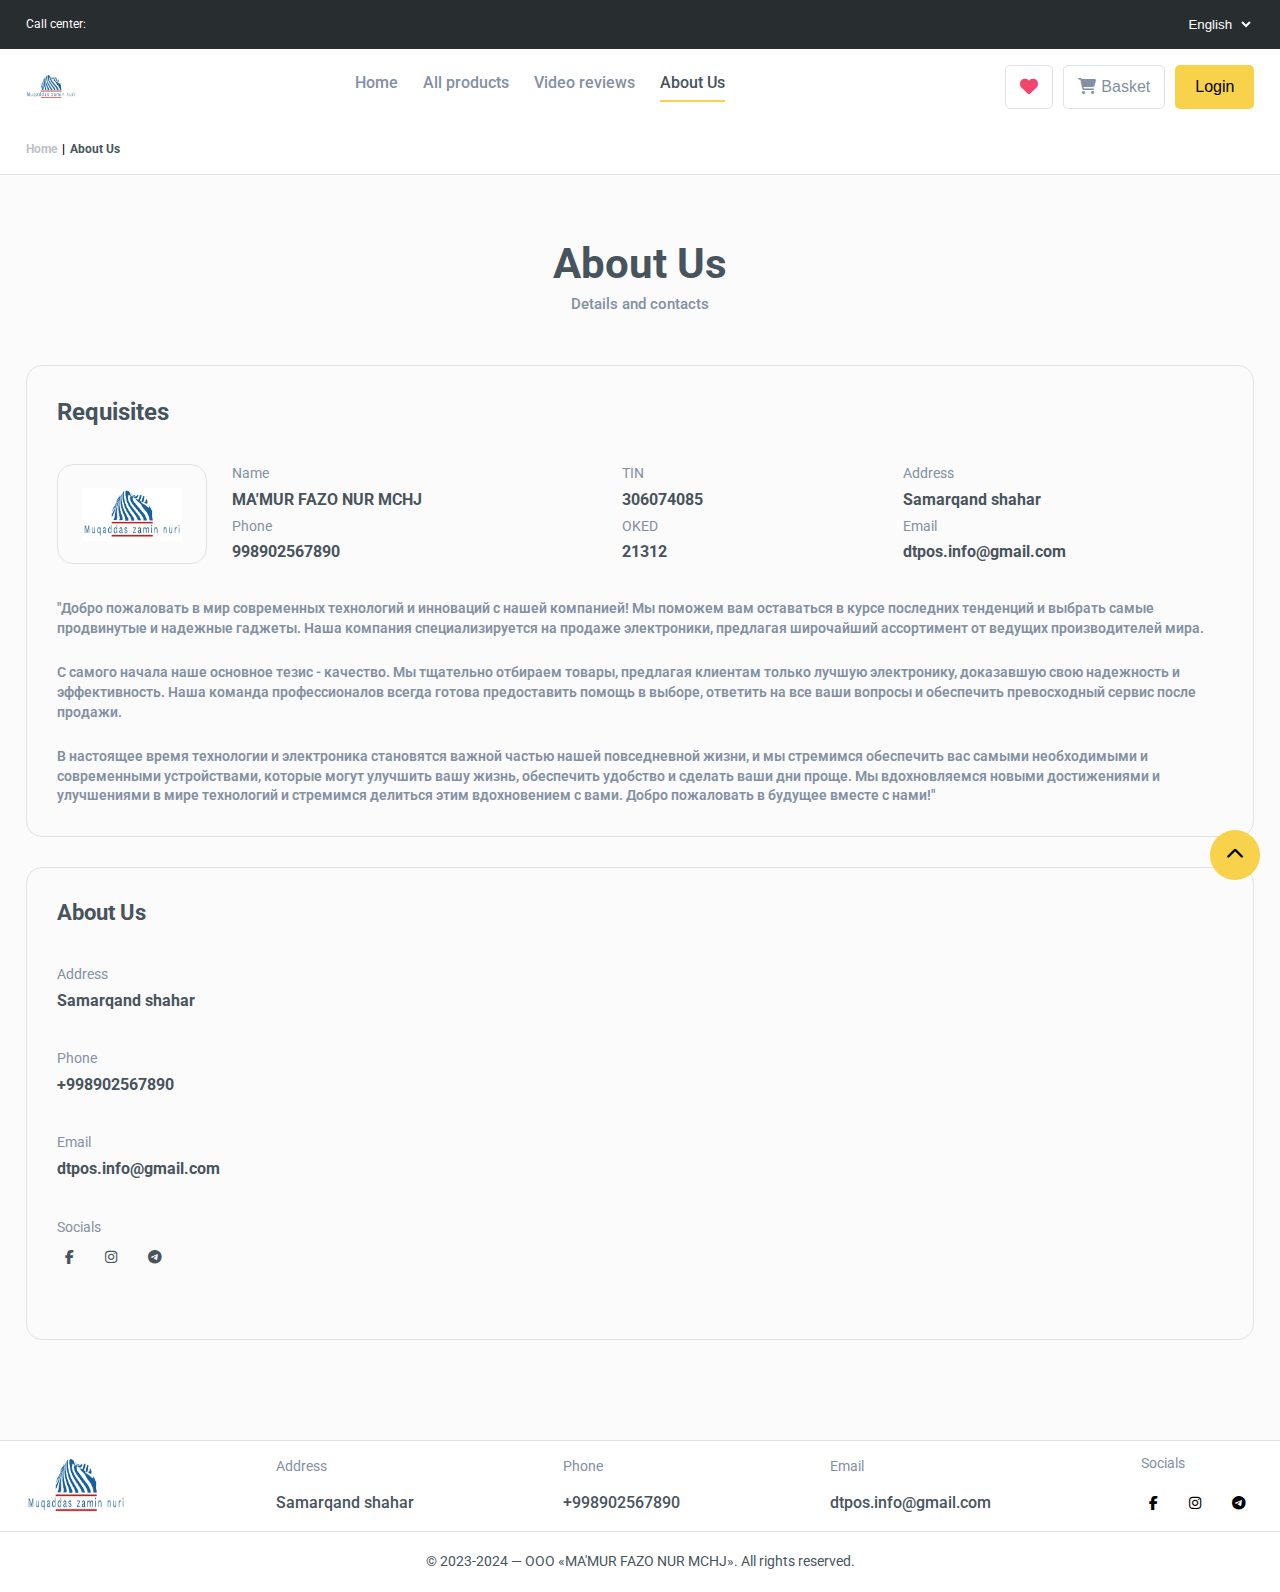
<file: about.html>
<!DOCTYPE html>
<html lang="en">
  <head>
    <meta charset="UTF-8" />
    <meta name="viewport" content="width=device-width, initial-scale=1.0" />
    <link rel="stylesheet" href="home.css" />
    <link
      rel="stylesheet"
      href="https://cdnjs.cloudflare.com/ajax/libs/font-awesome/6.4.2/css/all.min.css"
    />
    <script src="script.js"></script>
    <title>DT Market</title>
  </head>
  <body>
    <!-- HEADERRRRRRRRRRRRRRRRRRRRRRRRRRRRRRRRRRRRRRRRRRRRRRRRRRR -->
    <div id="main">
      <!-- First -->
      <div id="first">
        <div class="first-wrap">
          <h4>Call center:</h4>
          <select name="Language" id="lang">
            <option value="uzb">O'zbek</option>
            <option value="eng" selected>English</option>
            <option value="rus">Русский</option>
          </select>
        </div>
      </div>

      <!-- Second -->
      <div id="second">
        <div class="second-wrap">
          <img src="./public/dt.png" alt="Logo" onclick="home()" class="logo" />
          <!-- Big navbar -->
          <nav class="links">
            <a href="/home.html" class="othera">Home</a>
            <a href="/products.html" class="othera">All products</a>
            <a href="/videos.html" class="othera">Video reviews</a>
            <a href="/about.html" class="thisa">About Us</a>
          </nav>
          <div class="buttons">
            <button type="button" class="likeButton" onclick="favourites()">
              <i
                class="fa-solid fa-heart"
                style="color: #f1456e; font-size: 18px"
              ></i>
            </button>
            <button type="button" class="basket" onclick="basket()">
              <i class="fa-solid fa-cart-shopping" style="margin-right: 5px"></i
              >Basket
            </button>
            <button type="button" class="loginbtn">Login</button>
            <i class="fa-regular fa-circle-user"></i>
            <svg
              id="bar"
              class="ham hamRotate ham1 fa-bars"
              viewBox="0 0 100 100"
              width="40"
              onclick="this.classList.toggle('active')"
            >
              <path
                class="line top"
                d="m 30,33 h 40 c 0,0 9.044436,-0.654587 9.044436,-8.508902 0,-7.854315 -8.024349,-11.958003 -14.89975,-10.85914 -6.875401,1.098863 -13.637059,4.171617 -13.637059,16.368042 v 40"
              />
              <path class="line middle" d="m 30,50 h 40" />
              <path
                class="line bottom"
                d="m 30,67 h 40 c 12.796276,0 15.357889,-11.717785 15.357889,-26.851538 0,-15.133752 -4.786586,-27.274118 -16.667516,-27.274118 -11.88093,0 -18.499247,6.994427 -18.435284,17.125656 l 0.252538,40"
              />
            </svg>
          </div>
        </div>
      </div>

      <!-- Hiding menu -->
      <div class="hiding_menu" style="display: none" id="hide">
        <a href="/home.html" class="othera mini">Home</a>
        <a href="/products.html" class="othera mini">All products</a>
        <a href="/videos.html" class="othera">Video reviews</a>
        <a href="/about.html" class="thisa">About Us</a>
      </div>

      <!-- Hiding bottom menu -->
      <div class="bottom_menu">
        <div onclick="home()" style="cursor: pointer">
          <a><i class="fa-solid fa-house othera"></i>Home</a>
        </div>
        <div onclick="products()" style="cursor: pointer">
          <a><i class="fa-solid fa-box othera"></i>Products</a>
        </div>
        <div onclick="favourites()" style="cursor: pointer">
          <a><i class="fa-regular fa-heart othera"></i>Favourites</a>
        </div>
        <div onclick="basket()" style="cursor: pointer">
          <a><i class="fa-solid fa-cart-shopping othera"></i>Basket</a>
        </div>
      </div>

      <div id="third">
        <div class="third-wrap">
          <h1>
            <a href="/home.html" class="home">Home</a> |
            <a href="/about.html" class="allproducts">About Us</a>
          </h1>
        </div>
      </div>
    </div>
    <div class="container-wrapper">
      <div class="title">
        <h1>About Us</h1>
        <h4>Details and contacts</h4>
      </div>
      <div class="about_wrapper">
        <div class="requisites">
          <div class="first">
            <h2>Requisites</h2>
          </div>
          <div class="req_second">
            <div class="req_logo">
              <img src="./public/dt.png" class="logo" />
            </div>
            <div class="req_second_wrap">
              <div class="req_second_item">
                <div class="element">
                  <h4>Name</h4>
                  <h3>MA'MUR FAZO NUR MCHJ</h3>
                </div>
                <div class="element">
                  <h4>Phone</h4>
                  <h3>998902567890</h3>
                </div>
              </div>
              <div class="req_second_item">
                <div class="element">
                  <h4>TIN</h4>
                  <h3>306074085</h3>
                </div>
                <div class="element">
                  <h4>OKED</h4>
                  <h3>21312</h3>
                </div>
              </div>
              <div class="req_second_item">
                <div class="element">
                  <h4>Address</h4>
                  <h3>Samarqand shahar</h3>
                </div>
                <div class="element">
                  <h4>Email</h4>
                  <h3>dtpos.info@gmail.com</h3>
                </div>
              </div>
            </div>
          </div>
          <div class="req_third">
            <p>
              "Добро пожаловать в мир современных технологий и инноваций с нашей
              компанией! Мы поможем вам оставаться в курсе последних тенденций и
              выбрать самые продвинутые и надежные гаджеты. Наша компания
              специализируется на продаже электроники, предлагая широчайший
              ассортимент от ведущих производителей мира.
            </p>
            <p>
              С самого начала наше основное тезис - качество. Мы тщательно
              отбираем товары, предлагая клиентам только лучшую электронику,
              доказавшую свою надежность и эффективность. Наша команда
              профессионалов всегда готова предоставить помощь в выборе,
              ответить на все ваши вопросы и обеспечить превосходный сервис
              после продажи.
            </p>
            <p>
              В настоящее время технологии и электроника становятся важной
              частью нашей повседневной жизни, и мы стремимся обеспечить вас
              самыми необходимыми и современными устройствами, которые могут
              улучшить вашу жизнь, обеспечить удобство и сделать ваши дни проще.
              Мы вдохновляемся новыми достижениями и улучшениями в мире
              технологий и стремимся делиться этим вдохновением с вами. Добро
              пожаловать в будущее вместе с нами!"
            </p>
          </div>
        </div>
        <div class="about">
          <div class="first_about">
            <h2>About Us</h2>
          </div>
          <div class="second">
            <div class="second_item">
              <div class="element">
                <h4>Address</h4>
                <h3>Samarqand shahar</h3>
              </div>
              <div class="element">
                <h4>Phone</h4>
                <h3>+998902567890</h3>
              </div>
              <div class="element">
                <h4>Email</h4>
                <h3>dtpos.info@gmail.com</h3>
              </div>
              <div class="element">
                <h4>Socials</h4>
                <div class="socials">
                  <i class="fa-brands fa-facebook-f"></i>
                  <i class="fa-brands fa-instagram"></i>
                  <i class="fa-brands fa-telegram"></i>
                </div>
              </div>
            </div>
            <iframe
              src="https://www.google.com/maps/embed?pb=!1m14!1m12!1m3!1d20716.12828351438!2d69.30925893113913!3d41.31540582197421!2m3!1f0!2f0!3f0!3m2!1i1024!2i768!4f13.1!5e0!3m2!1sru!2s!4v1713935314981!5m2!1sru!2s"
              width="560"
              height="380"
              style="border: 0; border-radius: 1rem"
              allowfullscreen=""
              loading="lazy"
              referrerpolicy="no-referrer-when-downgrade"
            ></iframe>
          </div>
        </div>
      </div>
    </div>
    <!-- FOOOOOOOOOOTEERRRRRRRRRRRRRRRRRRRR -->
    <div class="foot">
      <div id="footer">
        <!-- First -->
        <div id="first">
          <div class="first-wrap">
            <img
              src="/public/dt.png"
              alt="Logo"
              onclick="home()"
              style="width: 100px; height: 60px"
            />

            <!-- Address -->
            <div class="f-div">
              <h2>Address</h2>
              <h1>Samarqand shahar</h1>
            </div>

            <!-- Phone -->
            <div class="f-div">
              <h2>Phone</h2>
              <h1>+998902567890</h1>
            </div>

            <!-- Email -->
            <div class="f-div">
              <h2>Email</h2>
              <h1>dtpos.info@gmail.com</h1>
            </div>

            <!-- Socials -->
            <div class="f-div">
              <h2>Socials</h2>
              <div class="socials">
                <i class="fa-brands fa-facebook-f"></i>
                <i class="fa-brands fa-instagram"></i>
                <i class="fa-brands fa-telegram"></i>
              </div>
            </div>
          </div>
        </div>

        <!-- Second -->
        <div id="second">
          <h1>
            © 2023-2024 — OOO «MA'MUR FAZO NUR MCHJ». All rights reserved.
          </h1>
        </div>
      </div>
    </div>

    <a id="back-to-top" href="#top"><i class="fa-solid fa-chevron-up"></i></a>
    <!-- LOADING -->
    <div class="loading" id="loading">
      <img src="public/loading.svg" alt="Loading..." />
    </div>
  </body>
</html>
</file>
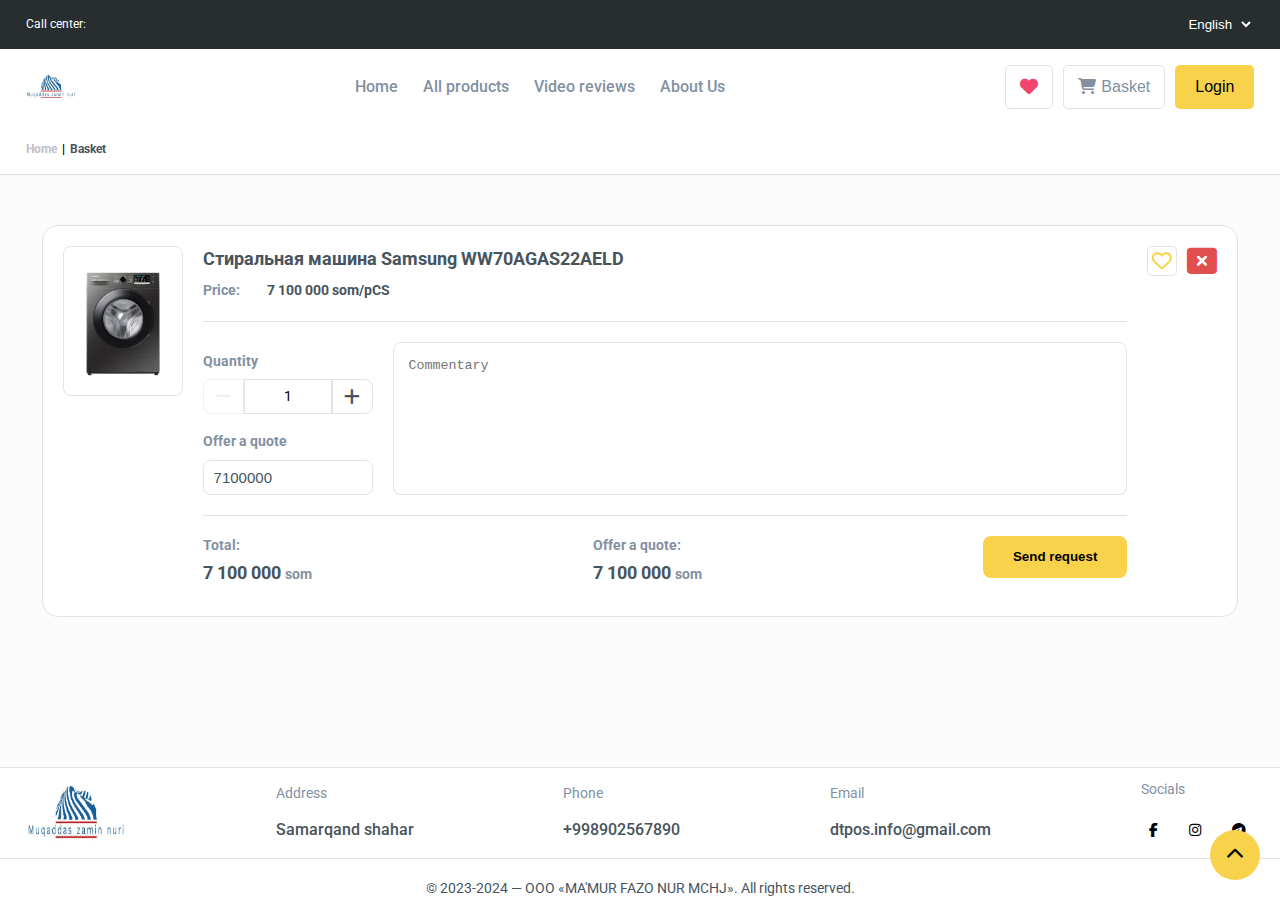
<file: basket.html>
<!DOCTYPE html>
<html lang="en">
  <head>
    <meta charset="UTF-8" />
    <meta name="viewport" content="width=device-width, initial-scale=1.0" />
    <link rel="stylesheet" href="home.css" />
    <link
      rel="stylesheet"
      href="https://cdnjs.cloudflare.com/ajax/libs/font-awesome/6.4.2/css/all.min.css"
    />
    <script src="script.js"></script>
    <title>DT Market</title>
  </head>
  <body>
    <!-- HEADERRRRRRRRRRRRRRRRRRRRRRRRRRRRRRRRRRRRRRRRRRRRRRRRRRR -->
    <div id="main">
      <!-- First -->
      <div id="first">
        <div class="first-wrap">
          <h4>Call center:</h4>
          <select name="Language" id="lang">
            <option value="uzb">O'zbek</option>
            <option value="eng" selected>English</option>
            <option value="rus">Русский</option>
          </select>
        </div>
      </div>

      <!-- Second -->
      <div id="second">
        <div class="second-wrap">
          <img src="./public/dt.png" alt="Logo" onclick="home()" class="logo" />
          <!-- Big navbar -->
          <nav class="links">
            <a href="/home.html" class="othera">Home</a>
            <a href="/products.html" class="othera">All products</a>
            <a href="/videos.html" class="othera">Video reviews</a>
            <a href="/about.html" class="othera">About Us</a>
          </nav>
          <div class="buttons">
            <button type="button" class="likeButton" onclick="favourites()">
              <i
                class="fa-solid fa-heart"
                style="color: #f1456e; font-size: 18px"
              ></i>
            </button>
            <button type="button" class="basket" onclick="basket()">
              <i class="fa-solid fa-cart-shopping" style="margin-right: 5px"></i
              >Basket
            </button>
            <button type="button" class="loginbtn">Login</button>
            <i class="fa-regular fa-circle-user"></i>
            <svg
              id="bar"
              class="ham hamRotate ham1 fa-bars"
              viewBox="0 0 100 100"
              width="40"
              onclick="this.classList.toggle('active')"
            >
              <path
                class="line top"
                d="m 30,33 h 40 c 0,0 9.044436,-0.654587 9.044436,-8.508902 0,-7.854315 -8.024349,-11.958003 -14.89975,-10.85914 -6.875401,1.098863 -13.637059,4.171617 -13.637059,16.368042 v 40"
              />
              <path class="line middle" d="m 30,50 h 40" />
              <path
                class="line bottom"
                d="m 30,67 h 40 c 12.796276,0 15.357889,-11.717785 15.357889,-26.851538 0,-15.133752 -4.786586,-27.274118 -16.667516,-27.274118 -11.88093,0 -18.499247,6.994427 -18.435284,17.125656 l 0.252538,40"
              />
            </svg>
          </div>
        </div>
      </div>

      <!-- Hiding menu -->
      <div class="hiding_menu" style="display: none" id="hide">
        <a href="/home.html" class="othera mini">Home</a>
        <a href="/products.html" class="othera mini">All products</a>
        <a href="/videos.html" class="othera">Video reviews</a>
        <a href="/about.html" class="othera">About Us</a>
      </div>

      <!-- Hiding bottom menu -->
      <div class="bottom_menu">
        <div onclick="home()" style="cursor: pointer">
          <a><i class="fa-solid fa-house othera"></i>Home</a>
        </div>
        <div onclick="products()" style="cursor: pointer">
          <a><i class="fa-solid fa-box othera"></i>Products</a>
        </div>
        <div onclick="favourites()" style="cursor: pointer">
          <a><i class="fa-regular fa-heart othera"></i>Favourites</a>
        </div>
        <div onclick="basket()" style="cursor: pointer">
          <a><i class="fa-solid fa-cart-shopping thisa"></i>Basket</a>
        </div>
      </div>

      <div id="third">
        <div class="third-wrap">
          <h1>
            <a href="/home.html" class="home">Home</a> |
            <a href="/basket.html" class="allproducts">Basket</a>
          </h1>
        </div>
      </div>
    </div>

    <div class="container-wrapper">
      <!-- Basketttttttttttttttttttttttttttttttt-->
      <div class="title first" style="display: none">
        <i class="fa-solid fa-cart-shopping big-heart"></i>
        <h1>The basket list is empty</h1>
        <h4>
          Add products you like to your basket list so you can watch them later
          or make a purchase
        </h4>
        <button class="home_btn" onclick="home()">Home</button>
      </div>

      <div class="container">
        <div class="image">
          <img
            src="./images/kir1.jpg"
            alt="Img"
          />
          <div id="hidden_btns" class="basket_btns">
            <i class="fa-regular fa-heart heart"></i>
            <i class="fa-solid fa-heart fill-heart" style="display: none"></i>

            <i class="fa-solid fa-rectangle-xmark" onclick="closeBasket()"></i>
          </div>
        </div>
        <div class="infos">
          <div class="first_info">
            <h4>Стиральная машина Samsung WW70AGAS22AELD</h4>
            <h5>
              <span>Price:</span> &nbsp; &nbsp; &nbsp; &nbsp; 7 100 000 som/pCS
            </h5>
          </div>
          <div class="hr"></div>
          <div class="second_info">
            <div class="left">
              <h5>Quantity</h5>
              <div class="counter">
                <div class="minus"><i class="fa-solid fa-minus"></i></div>
                <div class="number">1</div>
                <div class="plus"><i class="fa-solid fa-plus"></i></div>
              </div>
              <h5>Offer a quote</h5>
              <input
                type="number"
                value="7100000"
                id="offering"
                max="143000000"
              />
            </div>
            <textarea
              name=""
              class="right"
              id=""
              cols="10"
              rows="8"
              placeholder="Commentary"
            ></textarea>
          </div>
          <div class="hr"></div>
          <div class="third_info">
            <div class="total">
              <h5>Total:</h5>
              <h4 class="t_price">7 100 000 <span>som</span></h4>
            </div>
            <div class="offer_price">
              <h5>Offer a quote:</h5>
              <h4 id="offering_price">7 100 000 <span>som</span></h4>
            </div>
            <button class="info_btn">Send request</button>
          </div>
        </div>
        <div id="basket_btns" class="basket_btns">
          <i class="fa-regular fa-heart heart"></i>
          <i class="fa-solid fa-heart fill-heart" style="display: none"></i>
          <i class="fa-solid fa-rectangle-xmark" onclick="closeBasket()"></i>
        </div>
      </div>
    </div>

    <!-- FOOOOOTERRRRRRRRRRRRRRRRRRRRRRRRRRRRRRRRRRRRRRRR -->
    <div class="foot">
      <div id="footer">
        <!-- First -->
        <div id="first">
          <div class="first-wrap">
            <img
              src="/public/dt.png"
              alt="Logo"
              onclick="home()"
              style="width: 100px; height: 60px"
            />

            <!-- Address -->
            <div class="f-div">
              <h2>Address</h2>
              <h1>Samarqand shahar</h1>
            </div>

            <!-- Phone -->
            <div class="f-div">
              <h2>Phone</h2>
              <h1>+998902567890</h1>
            </div>

            <!-- Email -->
            <div class="f-div">
              <h2>Email</h2>
              <h1>dtpos.info@gmail.com</h1>
            </div>

            <!-- Socials -->
            <div class="f-div">
              <h2>Socials</h2>
              <div class="socials">
                <i class="fa-brands fa-facebook-f"></i>
                <i class="fa-brands fa-instagram"></i>
                <i class="fa-brands fa-telegram"></i>
              </div>
            </div>
          </div>
        </div>

        <!-- Second -->
        <div id="second">
          <h1>
            © 2023-2024 — OOO «MA'MUR FAZO NUR MCHJ». All rights reserved.
          </h1>
        </div>
      </div>
    </div>
    <a id="back-to-top" href="#top"><i class="fa-solid fa-chevron-up"></i></a>
    <!-- LOADING -->
    <div class="loading" id="loading">
      <img src="public/loading.svg" alt="Loading..." />
    </div>
  </body>
</html>

<script>
  function closeBasket() {
    document.querySelector(".container").style.display = "none";
    document.querySelector(".first").style.display = "block";
  }
</script>
</file>
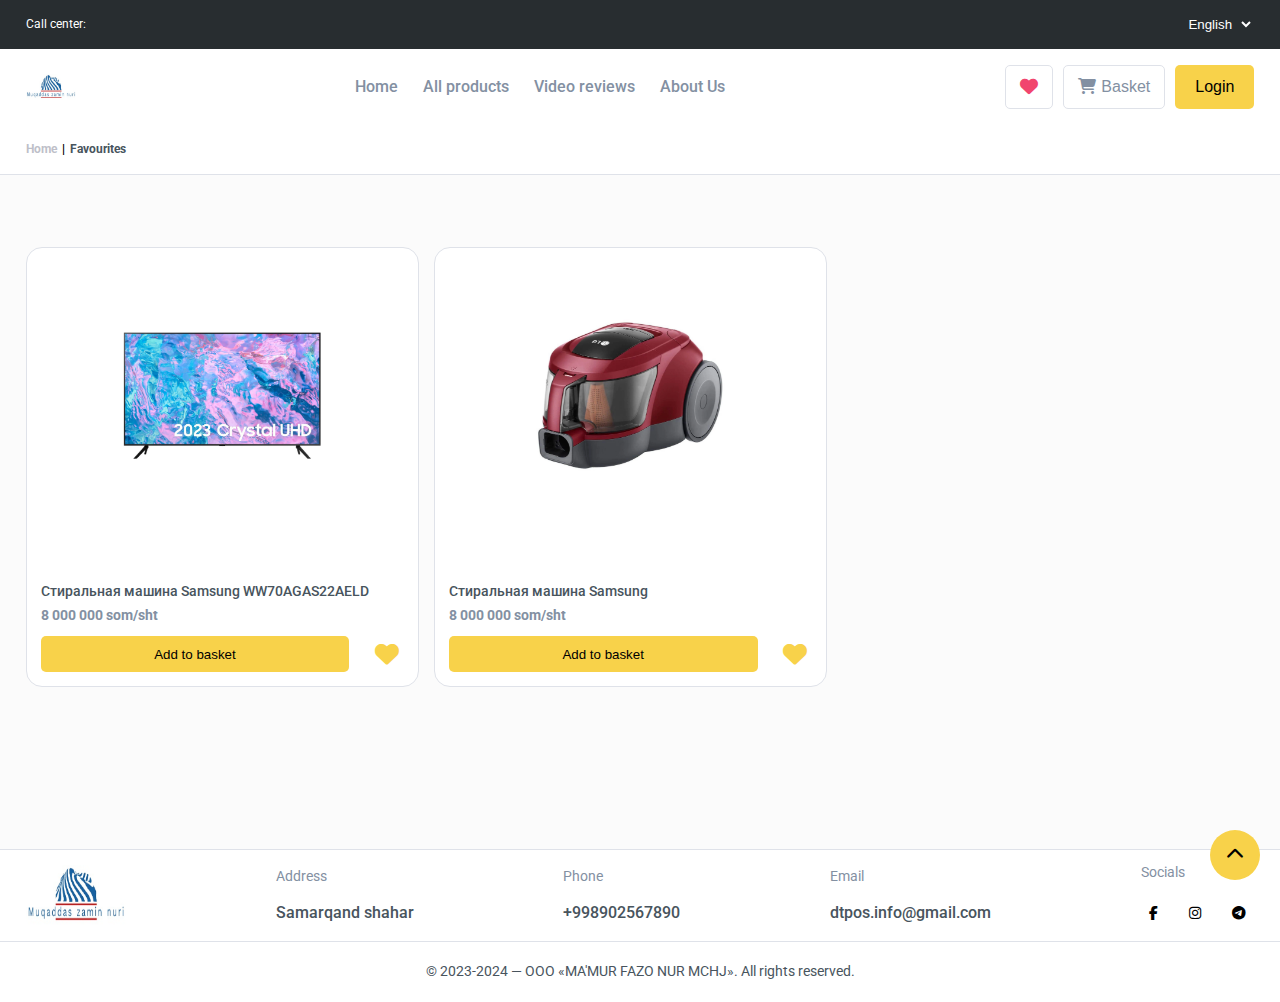
<file: favourites.html>
<!DOCTYPE html>
<html lang="en">
  <head>
    <meta charset="UTF-8" />
    <meta name="viewport" content="width=device-width, initial-scale=1.0" />
    <link
      rel="stylesheet"
      href="https://cdnjs.cloudflare.com/ajax/libs/font-awesome/6.4.2/css/all.min.css"
    />
    <link rel="stylesheet" href="home.css" />
    <script src="script.js"></script>
    <title>DT Market</title>
  </head>
  <body>
    <!-- HEADERRRRRRRRRRRRRRRRRRRRRRRRRRRRRRRRRRRRRRRRRRRRRRRRRRR -->
    <div id="main">
      <!-- First -->
      <div id="first">
        <div class="first-wrap">
          <h4>Call center:</h4>
          <select name="Language" id="lang">
            <option value="uzb">O'zbek</option>
            <option value="eng" selected>English</option>
            <option value="rus">Русский</option>
          </select>
        </div>
      </div>

      <!-- Second -->
      <div id="second">
        <div class="second-wrap">
          <img src="./public/dt.png" alt="Logo" onclick="home()" class="logo" />
          <!-- Big navbar -->
          <nav class="links">
            <a href="/home.html" class="othera">Home</a>
            <a href="/products.html" class="othera">All products</a>
            <a href="/videos.html" class="othera">Video reviews</a>
            <a href="/about.html" class="othera">About Us</a>
          </nav>
          <div class="buttons">
            <button type="button" class="likeButton" onclick="favourites()">
              <i
                class="fa-solid fa-heart"
                style="color: #f1456e; font-size: 18px"
              ></i>
            </button>
            <button type="button" class="basket" onclick="basket()">
              <i class="fa-solid fa-cart-shopping" style="margin-right: 5px"></i
              >Basket
            </button>
            <button type="button" class="loginbtn">Login</button>
            <i class="fa-regular fa-circle-user"></i>
            <svg
              id="bar"
              class="ham hamRotate ham1 fa-bars"
              viewBox="0 0 100 100"
              width="40"
              onclick="this.classList.toggle('active')"
            >
              <path
                class="line top"
                d="m 30,33 h 40 c 0,0 9.044436,-0.654587 9.044436,-8.508902 0,-7.854315 -8.024349,-11.958003 -14.89975,-10.85914 -6.875401,1.098863 -13.637059,4.171617 -13.637059,16.368042 v 40"
              />
              <path class="line middle" d="m 30,50 h 40" />
              <path
                class="line bottom"
                d="m 30,67 h 40 c 12.796276,0 15.357889,-11.717785 15.357889,-26.851538 0,-15.133752 -4.786586,-27.274118 -16.667516,-27.274118 -11.88093,0 -18.499247,6.994427 -18.435284,17.125656 l 0.252538,40"
              />
            </svg>
          </div>
        </div>
      </div>

      <!-- Hiding menu -->
      <div class="hiding_menu" style="display: none" id="hide">
        <a href="/home.html" class="othera mini">Home</a>
        <a href="/products.html" class="othera mini">All products</a>
        <a href="/videos.html" class="othera">Video reviews</a>
        <a href="/about.html" class="othera">About Us</a>
      </div>

      <!-- Hiding bottom menu -->
      <div class="bottom_menu">
        <div onclick="home()" style="cursor: pointer">
          <a><i class="fa-solid fa-house othera"></i>Home</a>
        </div>
        <div onclick="products()" style="cursor: pointer">
          <a><i class="fa-solid fa-box othera"></i>Products</a>
        </div>
        <div onclick="favourites()" style="cursor: pointer">
          <a><i class="fa-solid fa-heart thisa"></i>Favourites</a>
        </div>
        <div onclick="basket()" style="cursor: pointer">
          <a><i class="fa-solid fa-cart-shopping othera"></i>Basket</a>
        </div>
      </div>

      <div id="third">
        <div class="third-wrap">
          <h1>
            <a href="/home.html" class="home">Home</a> |
            <a href="/favourites.html" class="allproducts">Favourites</a>
          </h1>
        </div>
      </div>
    </div>

    <div class="container-wrapper">
      <div class="title first" style="display: none">
        <i class="fa-solid fa-heart big-heart"></i>
        <h1>The favourites list is empty</h1>
        <h4>
          Add products you like to your favourites list so you can watch them
          later or make a purchase
        </h4>
        <button class="home_btn" onclick="home()">Home</button>
      </div>

      <div class="title second">
        <div class="wrapper" style="text-align: start">
          <div class="card">
            <img
              onclick="openNewPage()"
              src="./images/tel3.png"
              alt=""
              class="card_image"
            />
            <div class="card_no_image">
              <p class="card_description" onclick="openNewPage()">
                Стиральная машина Samsung WW70AGAS22AELD
              </p>
              <p class="card_price" onclick="openNewPage()">
                8 000 000 som/sht
              </p>
              <div class="card_footer">
                <button class="card_button" onclick="basket()">
                  Add to basket
                </button>
                <!-- <i class="fa-regular fa-heart heart" style="display: none"></i> -->
                <i
                  class="fa-solid fa-heart"
                  onclick="toggleVisibility(this)"
                ></i>
              </div>
            </div>
          </div>
          <div class="card">
            <img
              onclick="openNewPage()"
              src="./images/pil1.png"
              alt=""
              class="card_image"
            />
            <div class="card_no_image">
              <p class="card_description" onclick="openNewPage()">
                Стиральная машина Samsung
              </p>
              <p class="card_price" onclick="openNewPage()">
                8 000 000 som/sht
              </p>
              <div class="card_footer">
                <button class="card_button" onclick="basket()">
                  Add to basket
                </button>
                <i
                  class="fa-solid fa-heart"
                  onclick="toggleVisibility(this)"
                ></i>
              </div>
            </div>
          </div>
        </div>
      </div>
    </div>

    <!-- FOOOOOTERRRRRRRRRRRRRRRRRRRRRRRRRRRRRRRRRRRRRRRR -->
    <div class="foot">
      <div id="footer">
        <!-- First -->
        <div id="first">
          <div class="first-wrap">
            <img
              src="/public/dt.png"
              alt="Logo"
              onclick="home()"
              style="width: 100px; height: 60px"
            />

            <!-- Address -->
            <div class="f-div">
              <h2>Address</h2>
              <h1>Samarqand shahar</h1>
            </div>

            <!-- Phone -->
            <div class="f-div">
              <h2>Phone</h2>
              <h1>+998902567890</h1>
            </div>

            <!-- Email -->
            <div class="f-div">
              <h2>Email</h2>
              <h1>dtpos.info@gmail.com</h1>
            </div>

            <!-- Socials -->
            <div class="f-div">
              <h2>Socials</h2>
              <div class="socials">
                <i class="fa-brands fa-facebook-f"></i>
                <i class="fa-brands fa-instagram"></i>
                <i class="fa-brands fa-telegram"></i>
              </div>
            </div>
          </div>
        </div>

        <!-- Second -->
        <div id="second">
          <h1>
            © 2023-2024 — OOO «MA'MUR FAZO NUR MCHJ». All rights reserved.
          </h1>
        </div>
      </div>
    </div>
    <a id="back-to-top" href="#top"><i class="fa-solid fa-chevron-up"></i></a>
    <!-- LOADING -->
    <div class="loading" id="loading">
      <img src="public/loading.svg" alt="Loading..." />
    </div>
  </body>
</html>

<script>
  function toggleVisibility(element) {
    element.closest(".card").classList.add("hidden");
    checkCardsVisibility();
  }
  function checkCardsVisibility() {
    var cards = document.querySelectorAll(".card");
    var visibleCards = Array.from(cards).filter(
      (card) => !card.classList.contains("hidden")
    );

    if (visibleCards.length === 0) {
      var second = document.querySelector(".second");
      second.style.display = "none";
      var first = document.querySelector(".first");
      first.style.display = "block";
    }
  }
</script>
</file>
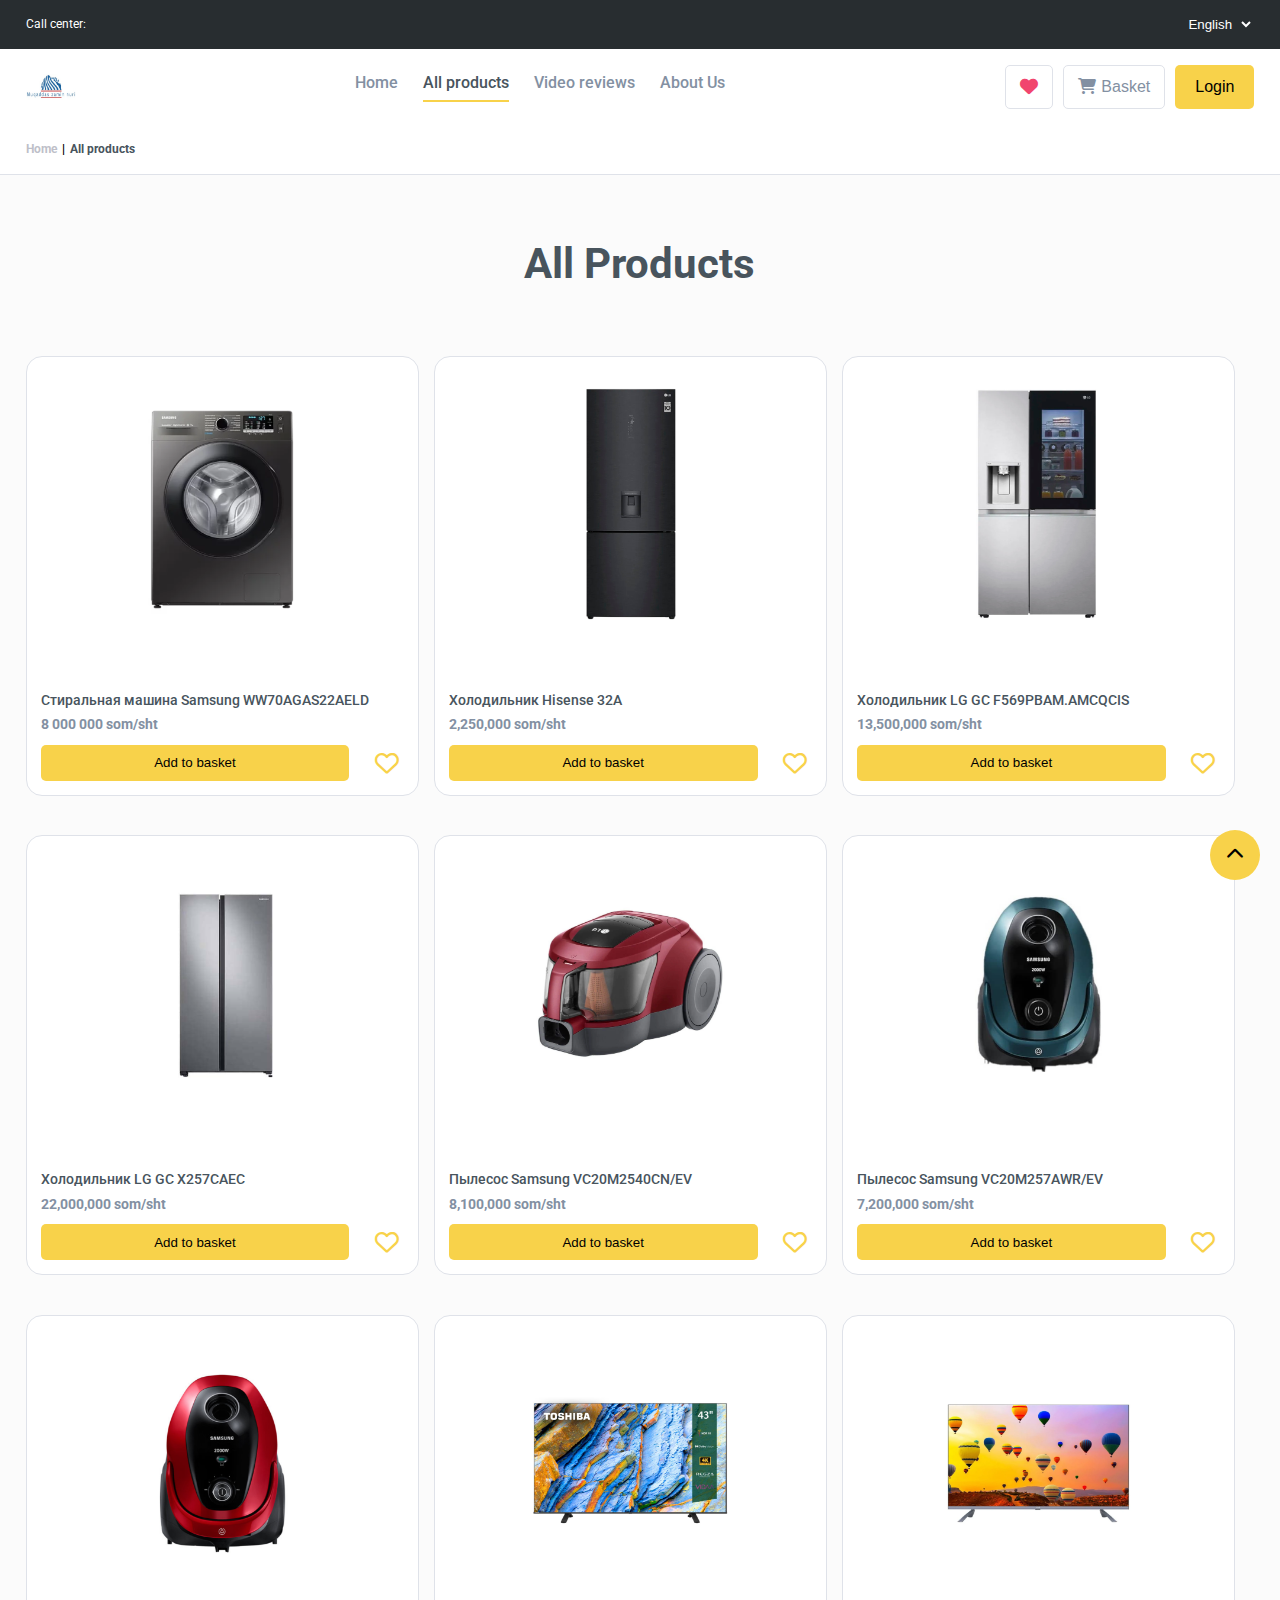
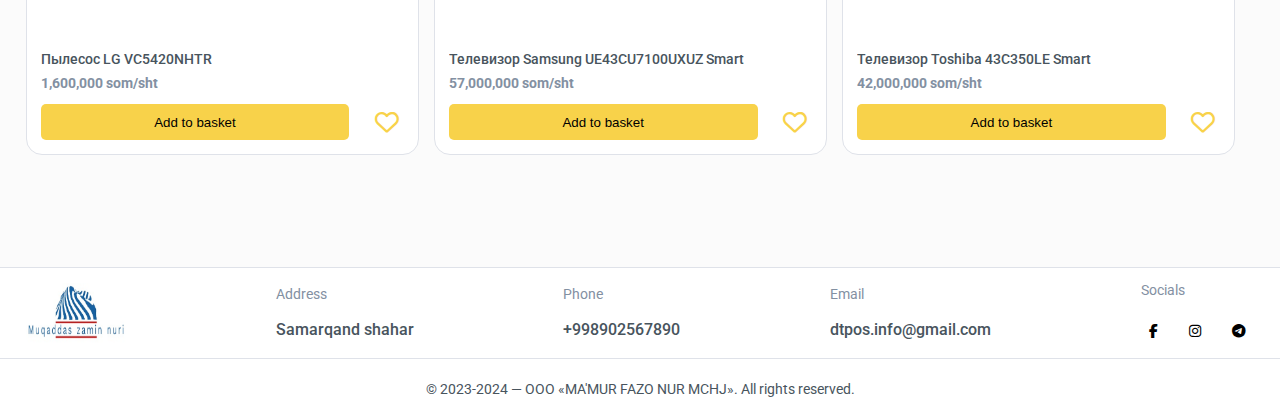
<file: products.html>
<!DOCTYPE html>
<html lang="en">
  <head>
    <meta charset="UTF-8" />
    <meta name="viewport" content="width=device-width, initial-scale=1.0" />
    <link
      rel="stylesheet"
      href="https://cdnjs.cloudflare.com/ajax/libs/font-awesome/6.4.2/css/all.min.css"
    />
    <script src="script.js"></script>

    <link rel="stylesheet" href="home.css" />
    <title>DT Market</title>
  </head>
  <body>
    <!-- HEADERRRRRRRRRRRRRRRRRRRRRRRRRRRRRRRRRRRRRRRRRRRRRRRRRRR -->
    <div id="main">
      <!-- First -->
      <div id="first">
        <div class="first-wrap">
          <h4>Call center:</h4>
          <select name="Language" id="lang">
            <option value="uzb">O'zbek</option>
            <option value="eng" selected>English</option>
            <option value="rus">Русский</option>
          </select>
        </div>
      </div>

      <!-- Second -->
      <div id="second">
        <div class="second-wrap">
          <img src="./public/dt.png" alt="Logo" class="logo" onclick="home()" />
          <!-- Big navbar -->
          <nav class="links">
            <a href="/home.html" class="othera">Home</a>
            <a href="/products.html" class="thisa">All products</a>
            <a href="/videos.html" class="othera">Video reviews</a>
            <a href="/about.html" class="othera">About Us</a>
          </nav>
          <div class="buttons">
            <button type="button" class="likeButton" onclick="favourites()">
              <i
                class="fa-solid fa-heart"
                style="color: #f1456e; font-size: 18px"
              ></i>
            </button>
            <button type="button" class="basket" onclick="basket()">
              <i class="fa-solid fa-cart-shopping" style="margin-right: 5px"></i
              >Basket
            </button>
            <button type="button" class="loginbtn">Login</button>
            <i class="fa-regular fa-circle-user"></i>
            <svg
              id="bar"
              class="ham hamRotate ham1 fa-bars"
              viewBox="0 0 100 100"
              width="40"
              onclick="this.classList.toggle('active')"
            >
              <path
                class="line top"
                d="m 30,33 h 40 c 0,0 9.044436,-0.654587 9.044436,-8.508902 0,-7.854315 -8.024349,-11.958003 -14.89975,-10.85914 -6.875401,1.098863 -13.637059,4.171617 -13.637059,16.368042 v 40"
              />
              <path class="line middle" d="m 30,50 h 40" />
              <path
                class="line bottom"
                d="m 30,67 h 40 c 12.796276,0 15.357889,-11.717785 15.357889,-26.851538 0,-15.133752 -4.786586,-27.274118 -16.667516,-27.274118 -11.88093,0 -18.499247,6.994427 -18.435284,17.125656 l 0.252538,40"
              />
            </svg>
          </div>
        </div>
      </div>

      <!-- Hiding menu -->
      <div class="hiding_menu" style="display: none" id="hide">
        <a href="/home.html" class="othera mini">Home</a>
        <a href="/products.html" class="thisa mini">All products</a>
        <a href="/videos.html" class="othera">Video reviews</a>
        <a href="/about.html" class="othera">About Us</a>
      </div>

      <!-- Hiding bottom menu -->
      <div class="bottom_menu">
        <div onclick="home()" style="cursor: pointer">
          <a><i class="fa-solid fa-house othera"></i>Home</a>
        </div>
        <div onclick="products()" style="cursor: pointer">
          <a><i class="fa-solid fa-box thisa"></i>Products</a>
        </div>
        <div onclick="favourites()" style="cursor: pointer">
          <a><i class="fa-regular fa-heart othera"></i>Favourites</a>
        </div>
        <div onclick="basket()" style="cursor: pointer">
          <a><i class="fa-solid fa-cart-shopping othera"></i>Basket</a>
        </div>
      </div>

      <div id="third">
        <div class="third-wrap">
          <h1>
            <a href="/home.html" class="home">Home</a> |
            <a href="/products.html" class="allproducts">All products</a>
          </h1>
        </div>
      </div>
    </div>

    <div class="container-wrapper">
      <!-- PRODUCTSSSSSSSSSSSSSSSSSSSSSSSSSSSSSSSSSsssssssssssssssssssssssssss -->
      <div class="title">
        <h1>All Products</h1>
      </div>
      <div class="wrapper">
        <div class="card">
          <img
            onclick="openNewPage()"
            src="./images/kir1.jpg"
            alt=""
            class="card_image"
          />
          <div class="card_no_image">
            <p class="card_description" onclick="openNewPage()">
              Стиральная машина Samsung WW70AGAS22AELD
            </p>
            <p class="card_price" onclick="openNewPage()">8 000 000 som/sht</p>
            <div class="card_footer">
              <button class="card_button" onclick="basket()">
                Add to basket
              </button>
              <i class="fa-regular fa-heart heart"></i>
              <i class="fa-solid fa-heart fill-heart" style="display: none"></i>
            </div>
          </div>
        </div>
      </div>
    </div>
    <!-- FOOOOOTERRRRRRRRRRRRRRRRRRRRRRRRRRRRRRRRRRRRRRRR -->
    <div class="foot">
      <div id="footer">
        <!-- First -->
        <div id="first">
          <div class="first-wrap">
            <img
              src="/public/dt.png"
              alt="Logo"
              onclick="home()"
              style="width: 100px; height: 60px"
            />

            <!-- Address -->
            <div class="f-div">
              <h2>Address</h2>
              <h1>Samarqand shahar</h1>
            </div>

            <!-- Phone -->
            <div class="f-div">
              <h2>Phone</h2>
              <h1>+998902567890</h1>
            </div>

            <!-- Email -->
            <div class="f-div">
              <h2>Email</h2>
              <h1>dtpos.info@gmail.com</h1>
            </div>

            <!-- Socials -->
            <div class="f-div">
              <h2>Socials</h2>
              <div class="socials">
                <i class="fa-brands fa-facebook-f"></i>
                <i class="fa-brands fa-instagram"></i>
                <i class="fa-brands fa-telegram"></i>
              </div>
            </div>
          </div>
        </div>

        <!-- Second -->
        <div id="second">
          <h1>
            © 2023-2024 — OOO «MA'MUR FAZO NUR MCHJ». All rights reserved.
          </h1>
        </div>
      </div>
    </div>
    <a id="back-to-top" href="#top"><i class="fa-solid fa-chevron-up"></i></a>
    <!-- LOADING -->
    <div class="loading" id="loading">
      <img src="public/loading.svg" alt="Loading..." />
    </div>
  </body>
</html>

<script type="module">
  const wrapper = document.querySelector(".wrapper");
  const products = [
    {
      image: "./images/xol3.png",

      price: 2250000,
      desc: "Холодильник Hisense 32A",
    },
    {
      image: "./images/xol1.png",
      price: 13500000,
      desc: "Холодильник LG GC F569PBAM.AMCQCIS",
    },
    {
      image: "./images/xol2.png",
      price: 22000000,
      desc: " Холодильник LG GC X257CAEC",
    },
    {
      image: "./images/pil1.png",
      price: 8100000,
      desc: "Пылесос Samsung VC20M2540CN/EV",
    },
    {
      image: "./images/pil2.png",
      price: 7200000,
      desc: "Пылесос Samsung VC20M257AWR/EV",
    },
    {
      image: "./images/pil3.png",
      price: 1600000,
      desc: "Пылесос LG VC5420NHTR",
    },
    {
      image: "./images/tel1.png",
      price: 57000000,
      desc: "Телевизор Samsung UE43CU7100UXUZ Smart",
    },
    {
      image: "./images/tel2.png",
      price: 42000000,
      desc: "Телевизор Toshiba 43C350LE Smart",
    },
  ];
  products.forEach((element) => {
    const productElement = document.createElement("div");
    productElement.classList.add("card");

    const productElementDiv = document.createElement("div");
    productElementDiv.classList.add("card_no_image");

    const cardImage = document.createElement("img");
    cardImage.classList.add("card_image");
    cardImage.src = element.image;

    const cardPrice = document.createElement("p");
    let formatPrice = element.price.toLocaleString();
    cardPrice.classList.add("card_price");
    cardPrice.textContent = `${formatPrice} som/sht`;

    const cardDesc = document.createElement("p");
    cardDesc.classList.add("card_description");
    cardDesc.textContent = element.desc;

    const cardFooter = document.createElement("div");
    cardFooter.classList.add("card_footer");

    const buttonBuy = document.createElement("button");
    buttonBuy.classList.add("card_button");
    buttonBuy.textContent = "Add to basket";
    buttonBuy.addEventListener("click", () => {
      window.location.href = "/basket.html";
    });

    const heart = document.createElement("i");
    heart.classList.add("fa-regular");
    heart.classList.add("fa-heart");
    heart.classList.add("heart");

    const solid_heart = document.createElement("i");
    solid_heart.classList.add("fa-solid");
    solid_heart.classList.add("fa-heart");
    solid_heart.classList.add("fill-heart");
    solid_heart.style.display = "none";

    cardFooter.append(buttonBuy, heart, solid_heart);
    productElementDiv.append(cardDesc, cardPrice, cardFooter);
    productElement.append(cardImage, productElementDiv);
    wrapper.appendChild(productElement);

    cardDesc.addEventListener("click", () => {
      window.location.href = "single_product.html";
    });
    cardPrice.addEventListener("click", () => {
      window.location.href = "single_product.html";
    });
    cardImage.addEventListener("click", () => {
      window.location.href = "single_product.html";
    });

    heart.addEventListener("click", () => {
      solid_heart.style.display = "block";
      heart.style.display = "none";
    });
    solid_heart.addEventListener("click", () => {
      solid_heart.style.display = "none";
      heart.style.display = "block";
    });
  });
</script>
</file>
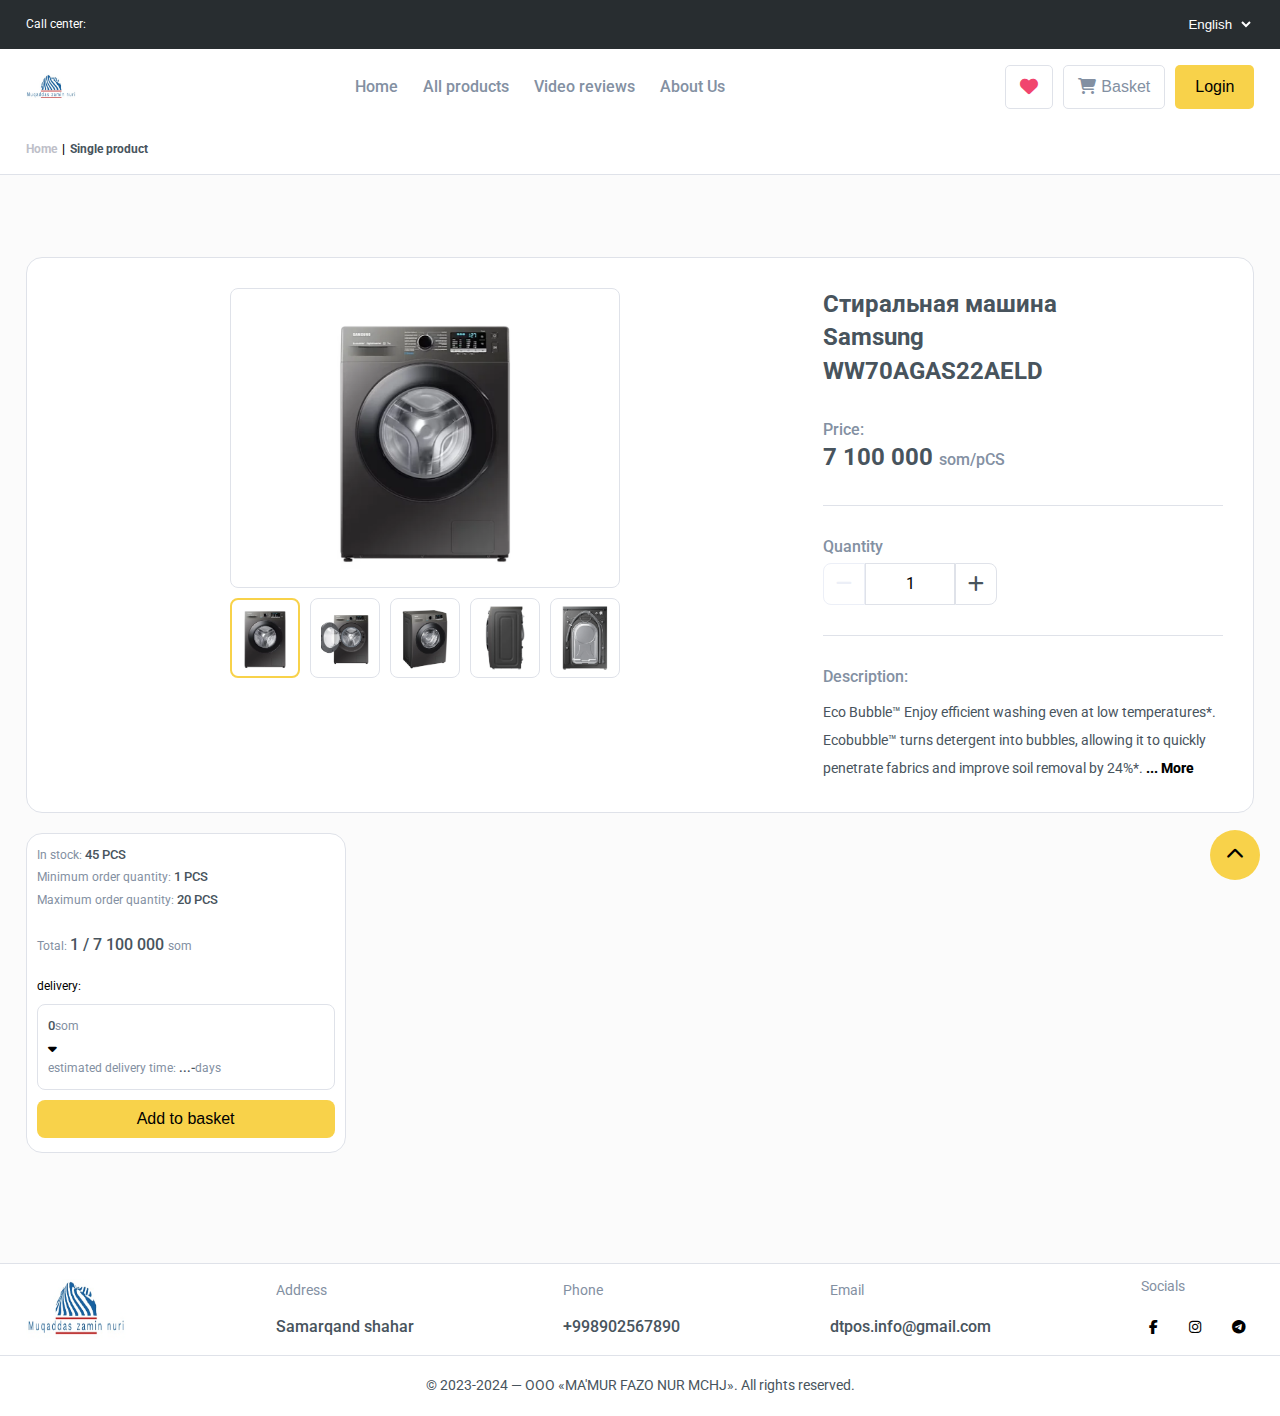
<file: single_product.html>
<!DOCTYPE html>
<html lang="en">
  <head>
    <meta charset="UTF-8" />
    <meta name="viewport" content="width=device-width, initial-scale=1.0" />
    <title>DT Market</title>
    <link rel="stylesheet" href="home.css" />
    <script src="script.js"></script>
    <link
      rel="stylesheet"
      href="https://cdn.jsdelivr.net/npm/swiper@11/swiper-bundle.min.css"
    />
    <link
      rel="stylesheet"
      href="https://cdnjs.cloudflare.com/ajax/libs/font-awesome/6.4.2/css/all.min.css"
    />
    <script src="https://cdn.jsdelivr.net/npm/swiper@11/swiper-bundle.min.js"></script>
  </head>
  <body>
    <!-- HEADERRRRRRRRRRRRRRRRRRRRRRRRRRRRRRRRRRRRRRRRRRRRRRRRRRR -->
    <div id="main">
      <!-- First -->
      <div id="first">
        <div class="first-wrap">
          <h4>Call center:</h4>
          <select name="Language" id="lang">
            <option value="uzb">O'zbek</option>
            <option value="eng" selected>English</option>
            <option value="rus">Русский</option>
          </select>
        </div>
      </div>

      <!-- Second -->
      <div id="second">
        <div class="second-wrap">
          <img src="./public/dt.png" alt="Logo" class="logo" onclick="home()" />
          <!-- Big navbar -->
          <nav class="links">
            <a href="/home.html" class="othera">Home</a>
            <a href="/products.html" class="othera">All products</a>
            <a href="/videos.html" class="othera">Video reviews</a>
            <a href="/about.html" class="othera">About Us</a>
          </nav>
          <div class="buttons">
            <button type="button" class="likeButton" onclick="favourites()">
              <i
                class="fa-solid fa-heart"
                style="color: #f1456e; font-size: 18px"
              ></i>
            </button>
            <button type="button" class="basket" onclick="basket()">
              <i class="fa-solid fa-cart-shopping" style="margin-right: 5px"></i
              >Basket
            </button>
            <button type="button" class="loginbtn">Login</button>
            <i class="fa-regular fa-circle-user"></i>
            <svg
              id="bar"
              class="ham hamRotate ham1 fa-bars"
              viewBox="0 0 100 100"
              width="40"
              onclick="this.classList.toggle('active')"
            >
              <path
                class="line top"
                d="m 30,33 h 40 c 0,0 9.044436,-0.654587 9.044436,-8.508902 0,-7.854315 -8.024349,-11.958003 -14.89975,-10.85914 -6.875401,1.098863 -13.637059,4.171617 -13.637059,16.368042 v 40"
              />
              <path class="line middle" d="m 30,50 h 40" />
              <path
                class="line bottom"
                d="m 30,67 h 40 c 12.796276,0 15.357889,-11.717785 15.357889,-26.851538 0,-15.133752 -4.786586,-27.274118 -16.667516,-27.274118 -11.88093,0 -18.499247,6.994427 -18.435284,17.125656 l 0.252538,40"
              />
            </svg>
          </div>
        </div>
      </div>

      <!-- Hiding menu -->
      <div class="hiding_menu" style="display: none" id="hide">
        <a href="/home.html" class="othera mini">Home</a>
        <a href="/products.html" class="othera mini">All products</a>
        <a href="/videos.html" class="othera">Video reviews</a>
        <a href="/about.html" class="othera">About Us</a>
      </div>

      <!-- Hiding bottom menu -->
      <div class="bottom_menu">
        <div onclick="home()" style="cursor: pointer">
          <a><i class="fa-solid fa-house othera"></i>Home</a>
        </div>
        <div onclick="products()" style="cursor: pointer">
          <a><i class="fa-solid fa-box othera"></i>Products</a>
        </div>
        <div onclick="favourites()" style="cursor: pointer">
          <a><i class="fa-regular fa-heart othera"></i>Favourites</a>
        </div>
        <div onclick="basket()" style="cursor: pointer">
          <a><i class="fa-solid fa-cart-shopping othera"></i>Basket</a>
        </div>
      </div>

      <div id="third">
        <div class="third-wrap">
          <h1>
            <a href="/home.html" class="home">Home</a> |
            <a href="/single_product.html" class="allproducts"
              >Single product</a
            >
          </h1>
        </div>
      </div>
    </div>

    <div class="container-wrapper">
      <!-- Contentttttttttttttttttt -->
      <div class="single_product title">
        <div class="product_wrapper">
          <div class="swiper">
            <div class="mainSwiper">
              <div class="swiper-wrapper">
                <div class="swiper-slide">
                  <img src="./images/kir1.jpg" />
                </div>
                <div class="swiper-slide">
                  <img src="./images/kir2.jpg" />
                </div>
                <div class="swiper-slide">
                  <img src="./images/kir3.jpg" />
                </div>
                <div class="swiper-slide">
                  <img src="./images/kir4.jpg" />
                </div>

                <div class="swiper-slide">
                  <img src="./images/kir5.jpg" />
                </div>
              </div>
            </div>
            <div thumbsSlider="" class="thumbs">
              <div class="swiper-wrapper">
                <div class="swiper-slide">
                  <img src="./images/kir1.jpg" />
                </div>
                <div class="swiper-slide">
                  <img src="./images/kir2.jpg" />
                </div>
                <div class="swiper-slide">
                  <img src="./images/kir3.jpg" />
                </div>
                <div class="swiper-slide">
                  <img src="./images/kir4.jpg" />
                </div>
                <div class="swiper-slide">
                  <img src="./images/kir5.jpg" />
                </div>
              </div>
            </div>
          </div>
          <div class="description_wrapper">
            <h3>Стиральная машина Samsung WW70AGAS22AELD</h3>
            <div class="price">
              <span>Price:</span>
              <h3>
                7 100 000
                <span>som/pCS</span>
              </h3>
            </div>
            <div class="hr"></div>
            <div class="quantity">
              <span>Quantity</span>
              <div class="counter">
                <div class="minus"><i class="fa-solid fa-minus"></i></div>
                <div class="number">1</div>
                <div class="plus"><i class="fa-solid fa-plus"></i></div>
              </div>
            </div>
            <div class="hr"></div>
            <div class="desc">
              <span>Description:</span>
              <h5>
                Eco Bubble™ Enjoy efficient washing even at low temperatures*.
                Ecobubble™ turns detergent into bubbles, allowing it to quickly
                penetrate fabrics and improve soil removal by 24%*.<span
                  id="moreInfo"
                  style="display: none"
                  >It also reduces energy consumption by up to 70%* and protects
                  the color and texture of clothes, improving fabric care by
                  45.5%**.</span
                >
                <a
                  href="javascript:void(0);"
                  id="moreLink"
                  onclick="toggleMore()"
                  >... More</a
                >
              </h5>
            </div>
          </div>
        </div>
        <div class="basket_wrapper">
          <div class="count">
            <p>In stock: <span>45 PCS</span></p>
            <p>Minimum order quantity: <span> 1 PCS</span></p>
            <p>Maximum order quantity: <span> 20 PCS</span></p>
          </div>
          <div class="hr"></div>
          <div class="total">
            <p>Total: <span class="total_price">1 / 7 100 000 </span> som</p>
          </div>
          <div class="hr"></div>
          <div class="delivery">
            <h5>delivery:</h5>
            <div class="delivery_wrap">
              <p><span class="del_price">0</span>som</p>
              <div onclick="showVariants()" class="select">
                <span class="address"></span>
                <i class="fa-solid fa-sort-down"></i>
              </div>
              <p>
                estimated delivery time: <span class="del_days">...-</span>days
              </p>
            </div>
            <div class="delivery_variant" onclick="choosenVariant()">
              <div class="del_var_el">
                <p><span>10 000</span>som</p>
                <span class="address">tashkentskaya oblast</span>
                <p>estimated delivery time: <span>1-5</span>days</p>
              </div>
            </div>
          </div>
          <div class="delivery_footer">
            <button class="button">Add to basket</button>
          </div>
        </div>
      </div>
    </div>
    <div class="foot">
      <div id="footer">
        <!-- First -->
        <div id="first">
          <div class="first-wrap">
            <img
              src="/public/dt.png"
              alt="Logo"
              style="width: 100px; height: 60px"
              onclick="home()"
            />

            <!-- Address -->
            <div class="f-div">
              <h2>Address</h2>
              <h1>Samarqand shahar</h1>
            </div>

            <!-- Phone -->
            <div class="f-div">
              <h2>Phone</h2>
              <h1>+998902567890</h1>
            </div>

            <!-- Email -->
            <div class="f-div">
              <h2>Email</h2>
              <h1>dtpos.info@gmail.com</h1>
            </div>

            <!-- Socials -->
            <div class="f-div">
              <h2>Socials</h2>
              <div class="socials">
                <i class="fa-brands fa-facebook-f"></i>
                <i class="fa-brands fa-instagram"></i>
                <i class="fa-brands fa-telegram"></i>
              </div>
            </div>
          </div>
        </div>

        <!-- Second -->
        <div id="second">
          <h1>
            © 2023-2024 — OOO «MA'MUR FAZO NUR MCHJ». All rights reserved.
          </h1>
        </div>
      </div>
    </div>
    <a id="back-to-top" href="#top"><i class="fa-solid fa-chevron-up"></i></a>
    <!-- Loading -->
    <div class="loading" id="loading">
      <img src="public/loading.svg" alt="Loading..." />
    </div>
  </body>
</html>

<script>
  var swiper = new Swiper(".thumbs", {
    // loop: true,
    spaceBetween: 10,
    slidesPerView: 5,
    freeMode: true,
    watchSlidesProgress: true,
  });
  var swiper2 = new Swiper(".mainSwiper", {
    loop: true,
    spaceBetween: 10,

    thumbs: {
      swiper: swiper,
    },
  });
  function toggleMore() {
    var moreText = document.getElementById("moreInfo");
    var moreLink = document.getElementById("moreLink");

    if (moreText.style.display === "none") {
      moreText.style.display = "inline";
      moreLink.textContent = "Close";
    } else {
      moreText.style.display = "none";
      moreLink.textContent = "... More";
    }
  }

  function showVariants() {
    var variant = document.querySelector(".delivery_variant");
    variant.style.display = "block";
  }
  function choosenVariant() {
    var variant = document.querySelector(".delivery_variant");
    variant.style.display = "none";
    var deliveryPrice = document.querySelector(".del_price");
    deliveryPrice.textContent = "10 000";
    var deliveryDays = document.querySelector(".del_days");
    var address = document.querySelector(".address");
    deliveryDays.textContent = "1-5";
    address.textContent = "tashkentskaya oblast";
  }
</script>
</file>
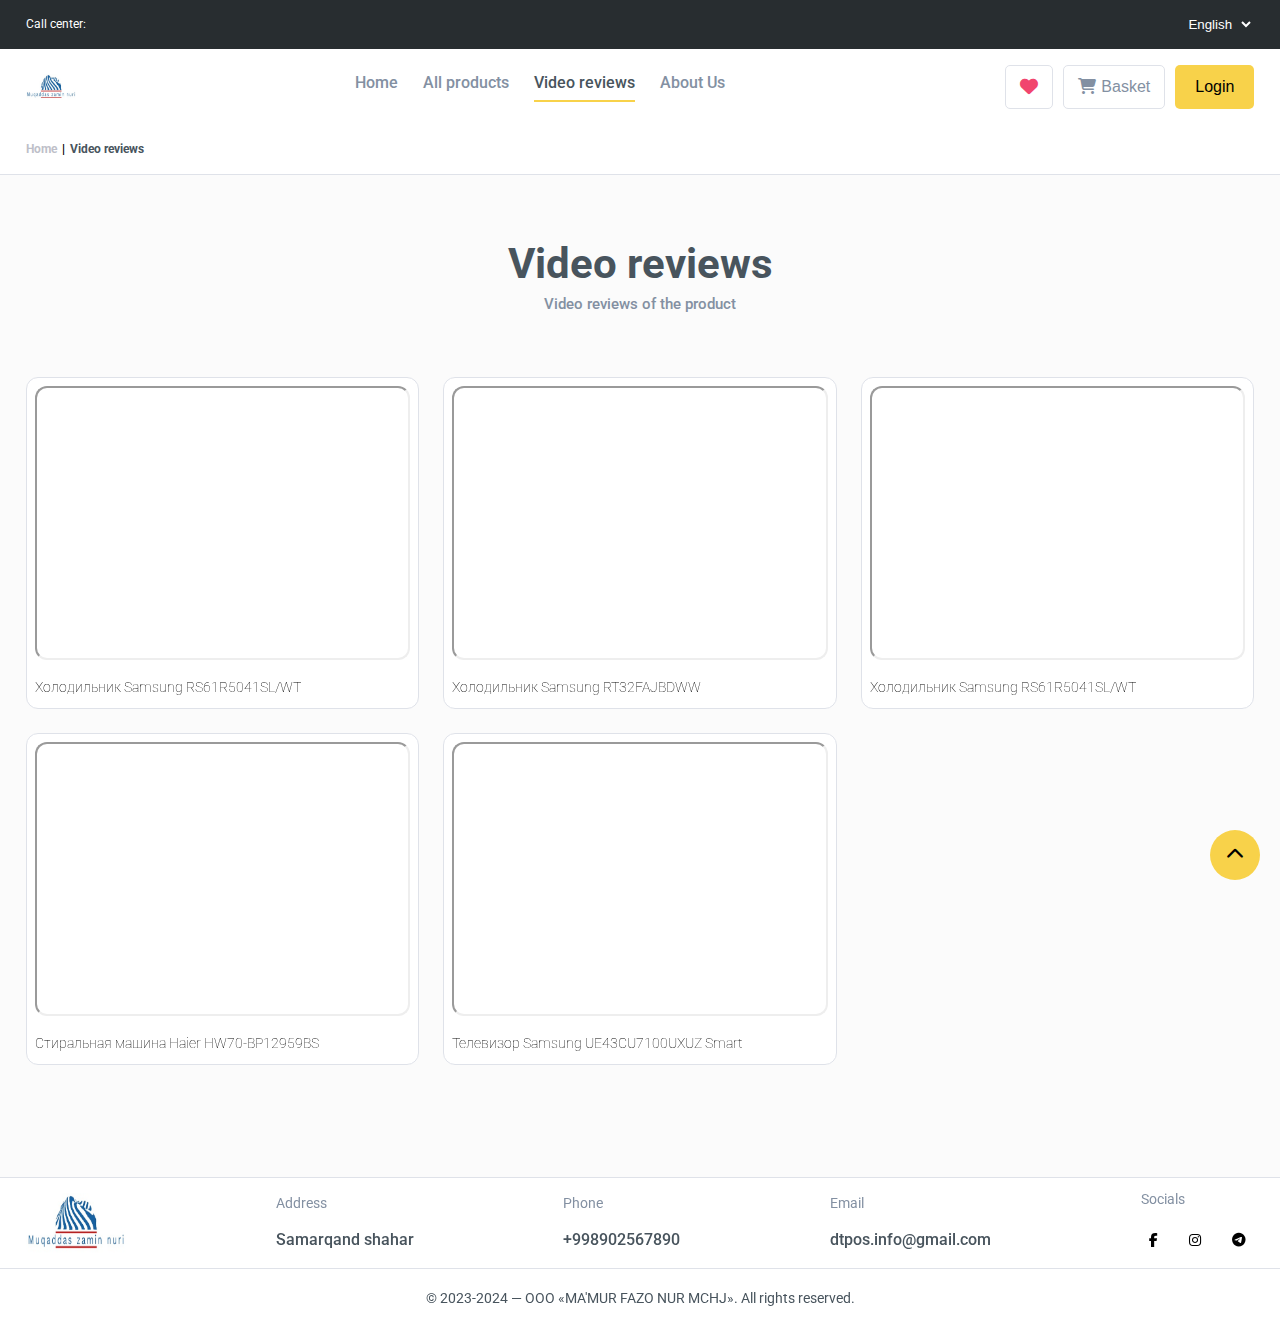
<file: videos.html>
<!DOCTYPE html>
<html lang="en">
  <head>
    <meta charset="UTF-8" />
    <meta name="viewport" content="width=device-width, initial-scale=1.0" />
    <link rel="stylesheet" href="home.css" />
    <link
      rel="stylesheet"
      href="https://cdnjs.cloudflare.com/ajax/libs/font-awesome/6.4.2/css/all.min.css"
    />
    <script src="script.js"></script>
    <title>DT Market</title>
  </head>
  <body>
    <!-- HEADERRRRRRRRRRRRRRRRRRRRRRRRRRRRRRRRRRRRRRRRRRRRRRRRRRR -->
    <div id="main">
      <!-- First -->
      <div id="first">
        <div class="first-wrap">
          <h4>Call center:</h4>
          <select name="Language" id="lang">
            <option value="uzb">O'zbek</option>
            <option value="eng" selected>English</option>
            <option value="rus">Русский</option>
          </select>
        </div>
      </div>

      <!-- Second -->
      <div id="second">
        <div class="second-wrap">
          <img src="./public/dt.png" alt="Logo" class="logo" onclick="home()" />
          <!-- Big navbar -->
          <nav class="links">
            <a href="/home.html" class="othera">Home</a>
            <a href="/products.html" class="othera">All products</a>
            <a href="/videos.html" class="thisa">Video reviews</a>
            <a href="/about.html" class="othera">About Us</a>
          </nav>
          <div class="buttons">
            <button type="button" class="likeButton" onclick="favourites()">
              <i
                class="fa-solid fa-heart"
                style="color: #f1456e; font-size: 18px"
              ></i>
            </button>
            <button type="button" class="basket" onclick="basket()">
              <i class="fa-solid fa-cart-shopping" style="margin-right: 5px"></i
              >Basket
            </button>
            <button type="button" class="loginbtn">Login</button>
            <i class="fa-regular fa-circle-user"></i>
            <svg
              id="bar"
              class="ham hamRotate ham1 fa-bars"
              viewBox="0 0 100 100"
              width="40"
              onclick="this.classList.toggle('active')"
            >
              <path
                class="line top"
                d="m 30,33 h 40 c 0,0 9.044436,-0.654587 9.044436,-8.508902 0,-7.854315 -8.024349,-11.958003 -14.89975,-10.85914 -6.875401,1.098863 -13.637059,4.171617 -13.637059,16.368042 v 40"
              />
              <path class="line middle" d="m 30,50 h 40" />
              <path
                class="line bottom"
                d="m 30,67 h 40 c 12.796276,0 15.357889,-11.717785 15.357889,-26.851538 0,-15.133752 -4.786586,-27.274118 -16.667516,-27.274118 -11.88093,0 -18.499247,6.994427 -18.435284,17.125656 l 0.252538,40"
              />
            </svg>
          </div>
        </div>
      </div>

      <!-- Hiding menu -->
      <div class="hiding_menu" style="display: none" id="hide">
        <a href="/home.html" class="othera mini">Home</a>
        <a href="/products.html" class="othera mini">All products</a>
        <a href="/videos.html" class="thisa">Video reviews</a>
        <a href="/about.html" class="othera">About Us</a>
      </div>

      <!-- Hiding bottom menu -->
      <div class="bottom_menu">
        <div onclick="home()" style="cursor: pointer">
          <a><i class="fa-solid fa-house othera"></i>Home</a>
        </div>
        <div onclick="products()" style="cursor: pointer">
          <a><i class="fa-solid fa-box othera"></i>Products</a>
        </div>
        <div onclick="favourites()" style="cursor: pointer">
          <a><i class="fa-regular fa-heart othera"></i>Favourites</a>
        </div>
        <div onclick="basket()" style="cursor: pointer">
          <a><i class="fa-solid fa-cart-shopping othera"></i>Basket</a>
        </div>
      </div>

      <div id="third">
        <div class="third-wrap">
          <h1>
            <a href="/home.html" class="home">Home</a> |
            <a href="/videos.html" class="allproducts">Video reviews</a>
          </h1>
        </div>
      </div>
    </div>

    <!-- VIDEOSSSSSSSSSSSSSSSSSSSSSSSSSSSSSSSSSSSSSSSSSSSSSS -->
    <div class="title">
      <h1>Video reviews</h1>
      <h4>Video reviews of the product</h4>
    </div>

    <div class="container-wrapper videos">
      <div data-v-0bdba355="" class="videos-row">
        <div data-v-0bdba355="" class="videos-col">
          <div data-v-1068580c="" data-v-0bdba355="" class="video">
            <iframe
              data-v-1068580c=""
              src="https://www.youtube.com/embed/y-19FTG-nYg?autoplay=0&amp;mute=1&amp;loop=1&amp;color=white&amp;controls=1&amp;modestbranding=1&amp;playsinline=1&amp;rel=0&amp;enablejsapi=1&amp;playlist=y-19FTG-nYg"
              allow="accelerometer; clipboard-write; encrypted-media; gyroscope; picture-in-picture"
              class="video-iframe"
              allowfullscreen=""
            ></iframe>
            <p data-v-1068580c="" class="video-title">
              Холодильник Samsung RS61R5041SL/WT
            </p>
          </div>
        </div>
        <div data-v-0bdba355="" class="videos-col">
          <div data-v-1068580c="" data-v-0bdba355="" class="video">
            <iframe
              data-v-1068580c=""
              src="https://www.youtube.com/embed/pGGnqBP7FLc?autoplay=0&amp;mute=1&amp;loop=1&amp;color=white&amp;controls=1&amp;modestbranding=1&amp;playsinline=1&amp;rel=0&amp;enablejsapi=1&amp;playlist=pGGnqBP7FLc"
              allow="accelerometer; clipboard-write; encrypted-media; gyroscope; picture-in-picture"
              class="video-iframe"
              allowfullscreen=""
            ></iframe>
            <p data-v-1068580c="" class="video-title">
              Холодильник Samsung RT32FAJBDWW
            </p>
          </div>
        </div>
        <div data-v-0bdba355="" class="videos-col">
          <div data-v-1068580c="" data-v-0bdba355="" class="video">
            <iframe
              data-v-1068580c=""
              src="https://www.youtube.com/embed/IFXE-6zNRDk?autoplay=0&amp;mute=1&amp;loop=1&amp;color=white&amp;controls=1&amp;modestbranding=1&amp;playsinline=1&amp;rel=0&amp;enablejsapi=1&amp;playlist=IFXE-6zNRDk"
              allow="accelerometer; clipboard-write; encrypted-media; gyroscope; picture-in-picture"
              class="video-iframe"
              allowfullscreen=""
            ></iframe>
            <p data-v-1068580c="" class="video-title">
              Холодильник Samsung RS61R5041SL/WT
            </p>
          </div>
        </div>
        <div data-v-0bdba355="" class="videos-col">
          <div data-v-1068580c="" data-v-0bdba355="" class="video">
            <iframe
              data-v-1068580c=""
              src="https://www.youtube.com/embed/IJJZWfAObUo?autoplay=0&amp;mute=1&amp;loop=1&amp;color=white&amp;controls=1&amp;modestbranding=1&amp;playsinline=1&amp;rel=0&amp;enablejsapi=1&amp;playlist=IJJZWfAObUo"
              allow="accelerometer; clipboard-write; encrypted-media; gyroscope; picture-in-picture"
              class="video-iframe"
              allowfullscreen=""
            ></iframe>
            <p data-v-1068580c="" class="video-title">
              Стиральная машина Haier HW70-BP12959BS
            </p>
          </div>
        </div>
        <div data-v-0bdba355="" class="videos-col">
          <div data-v-1068580c="" data-v-0bdba355="" class="video">
            <iframe
              data-v-1068580c=""
              src="https://www.youtube.com/embed/TtzFr--nmDo?autoplay=0&amp;mute=1&amp;loop=1&amp;color=white&amp;controls=1&amp;modestbranding=1&amp;playsinline=1&amp;rel=0&amp;enablejsapi=1&amp;playlist=TtzFr--nmDo"
              allow="accelerometer; clipboard-write; encrypted-media; gyroscope; picture-in-picture"
              class="video-iframe"
              allowfullscreen=""
            ></iframe>
            <p data-v-1068580c="" class="video-title">
              Телевизор Samsung UE43CU7100UXUZ Smart
            </p>
          </div>
        </div>
      </div>
    </div>

    <!-- FOOOOOTERRRRRRRRRRRRRRRRRRRRRRRRRRRRRRRRRRRRRRRR -->
    <div class="foot">
      <div id="footer">
        <!-- First -->
        <div id="first">
          <div class="first-wrap">
            <img
              src="/public/dt.png"
              alt="Logo"
              style="width: 100px; height: 60px"
              onclick="home()"
            />

            <!-- Address -->
            <div class="f-div">
              <h2>Address</h2>
              <h1>Samarqand shahar</h1>
            </div>

            <!-- Phone -->
            <div class="f-div">
              <h2>Phone</h2>
              <h1>+998902567890</h1>
            </div>

            <!-- Email -->
            <div class="f-div">
              <h2>Email</h2>
              <h1>dtpos.info@gmail.com</h1>
            </div>

            <!-- Socials -->
            <div class="f-div">
              <h2>Socials</h2>
              <div class="socials">
                <i class="fa-brands fa-facebook-f"></i>
                <i class="fa-brands fa-instagram"></i>
                <i class="fa-brands fa-telegram"></i>
              </div>
            </div>
          </div>
        </div>

        <!-- Second -->
        <div id="second">
          <h1>
            © 2023-2024 — OOO «MA'MUR FAZO NUR MCHJ». All rights reserved.
          </h1>
        </div>
      </div>
    </div>
    <a id="back-to-top" href="#top"><i class="fa-solid fa-chevron-up"></i></a>
    <!-- LOADING -->
    <div class="loading" id="loading">
      <img src="public/loading.svg" alt="Loading..." />
    </div>
  </body>
</html>
</file>
<file: home.css>
@import url("https://fonts.googleapis.com/css2?family=Roboto:ital,wght@0,100;0,300;0,400;0,500;0,700;0,900;1,100;1,300;1,400;1,500;1,700;1,900&display=swap");
* {
  box-sizing: border-box;
  padding: 0;
  margin: 0;
}

::-moz-selection {
  background-color: #fadb6e;
  color: #fff;
}

::selection {
  background-color: #fadb6e;
  color: #fff;
}

.videos .videos-row {
  display: flex;
  flex-wrap: wrap;
  margin: 0 -12px;
}

.videos .videos-col {
  width: 100%;
  padding: 12px;
}

@media (min-width: 576px) {
  .videos .videos-col {
    width: 50%;
  }
}
@media (min-width: 992px) {
  .videos .videos-col {
    width: 33.3333333333%;
  }
}
@media (min-width: 1200px) {
  .videos .videos-col {
    width: 33.3333333333%;
  }
}
@media (min-width: 640px) {
  .video {
    padding: 16px 16px 24px;
  }
}
.video:hover {
  box-shadow: 0 2px 8px rgba(0, 0, 0, 0.1490196078);
}

.video {
  background: white;
  border: 1px solid #dfe2e9;
  border-radius: 12px;
  display: flex;
  flex-direction: column;
  gap: 20px;
  line-height: 1;
  padding: 8px 8px 14px;
  transition: box-shadow 0.15s;
}

.video-iframe {
  border-radius: 12px;
  height: 274px;
  -webkit-user-select: none;
  -moz-user-select: none;
  user-select: none;
  width: 100%;
}

body {
  font-family: "Roboto", sans-serif;
  font-weight: 100;
  background-color: #fbfbfb;
  line-height: 1.4;
  font-size: 14px;
  height: 100vh;
  display: flex;
  flex-direction: column;
  align-items: center;
}
body .container-wrapper {
  width: 1300px;
}

html {
  scroll-behavior: smooth;
}

.fixed {
  position: fixed;
  top: 0;
  width: 100%;
  border-bottom: 1px solid #dfe2e9;
}

.fixedMenu {
  position: fixed;
  top: 75px;
  width: 100%;
}

#back-to-top {
  display: flex;
  align-items: center;
  justify-content: center;
  position: fixed;
  bottom: 20px;
  right: 20px;
  background-color: #f8d24a;
  color: #000;
  border-radius: 100%;
  text-decoration: none;
  width: 50px;
  height: 50px;
  cursor: pointer;
  font-size: 18px;
  transition: opacity 0.3s, visibility 0.3s;
}

#back-to-top:hover {
  background-color: #fadb6e;
}

.loading {
  display: none;
  position: fixed;
  top: 0;
  left: 0;
  width: 100%;
  height: 100%;
  background-color: rgba(255, 255, 255, 0.8);
  z-index: 9999;
}
.loading img {
  position: absolute;
  top: 50%;
  left: 50%;
  transform: translate(-50%, -50%);
  width: 200px;
  height: 200px;
}

#main {
  width: 100%;
}
#main #first {
  background-color: #282d30;
  display: flex;
  justify-content: center;
}
#main #first .first-wrap {
  display: flex;
  justify-content: space-between;
  padding: 16px 0;
  color: white;
  font-size: 12px;
  width: 1300px;
}
#main #first .first-wrap h4 {
  font-weight: normal;
}
#main #first .first-wrap select {
  background: inherit;
  color: white;
  border: none;
  display: flex;
  outline: none;
}
#main #second {
  width: 100%;
  display: flex;
  justify-content: center;
  background-color: white;
}
#main #second .second-wrap {
  width: 1300px;
  display: flex;
  padding: 16px 0;
  align-items: center;
  justify-content: space-between;
}
#main #second .second-wrap .logo {
  width: 50px;
  cursor: pointer;
}
#main #second .second-wrap .links {
  display: flex;
  gap: 25px;
  font-size: 16px;
}
#main #second .second-wrap .links a {
  text-decoration: none;
  position: relative;
}
#main #second .second-wrap .links .thisa {
  color: #48545d;
  border-bottom: 2px solid #f8d24a;
  padding-bottom: 5px;
  font-weight: 500;
}
#main #second .second-wrap .links .othera {
  color: #8390a2;
  font-weight: 500;
}
#main #second .second-wrap .links .othera::before {
  content: "";
  position: absolute;
  bottom: 0;
  left: 0;
  width: 0;
  height: 2px;
  background-color: #f8d24a;
  transition: width 0.3s ease;
}
#main #second .second-wrap .links .othera:hover::before {
  width: 100%;
}
#main #second .second-wrap .links .othera:hover {
  color: #49555e;
}
#main #second .second-wrap .buttons {
  display: flex;
  gap: 10px;
}
#main #second .second-wrap .buttons .likeButton {
  padding: 12px 14px;
  background: white;
  border: 1px solid #dfe2e9;
  border-radius: 5px;
  cursor: pointer;
}
#main #second .second-wrap .buttons .basket {
  padding: 12px 14px;
  background: white;
  border: 1px solid #dfe2e9;
  color: #8390a2;
  font-size: 16px;
  border-radius: 5px;
  cursor: pointer;
}
#main #second .second-wrap .buttons .loginbtn {
  padding: 12px 20px;
  background: #f8d24a;
  border: none;
  color: #000;
  font-size: 16px;
  border-radius: 5px;
}
#main #second .second-wrap .buttons .loginbtn:hover {
  background-color: #fadb6e;
  transition: all ease-in-out 0.2s;
  cursor: pointer;
}
#main #second .second-wrap .buttons .fa-circle-user {
  background-color: #f8d24a;
  color: #000;
  font-size: 25px;
  padding: 10px;
  border-radius: 5px;
  display: none;
}
#main #second .second-wrap .buttons .fa-bars {
  display: none;
}
#main #second .second-wrap .buttons .ham {
  cursor: pointer;
  -webkit-tap-highlight-color: transparent;
  transition: transform 400ms;
  -moz-user-select: none;
  -webkit-user-select: none;
  user-select: none;
}
#main #second .second-wrap .buttons .hamRotate.active {
  transform: rotate(45deg);
}
#main #second .second-wrap .buttons .hamRotate180.active {
  transform: rotate(180deg);
}
#main #second .second-wrap .buttons .line {
  fill: none;
  transition: stroke-dasharray 400ms, stroke-dashoffset 400ms;
  stroke: #000;
  stroke-width: 5.5;
  stroke-linecap: round;
}
#main #second .second-wrap .buttons .ham1 .top {
  stroke-dasharray: 40 139;
}
#main #second .second-wrap .buttons .ham1 .bottom {
  stroke-dasharray: 40 180;
}
#main #second .second-wrap .buttons .ham1.active .top {
  stroke-dashoffset: -98px;
}
#main #second .second-wrap .buttons .ham1.active .bottom {
  stroke-dashoffset: -138px;
}
#main .hiding_menu {
  display: flex;
  padding-top: 20px;
  flex-direction: column;
  justify-content: start;
  align-items: center;
  gap: 25px;
  width: 100%;
  height: 100vh;
  background-color: #fbfbfb;
  z-index: 3;
}
#main .hiding_menu a {
  text-decoration: none;
  color: black;
  font-size: 16px;
}
#main .hiding_menu .thisa {
  color: black;
  border-bottom: 2px solid #f8d24a;
  padding-bottom: 5px;
  font-weight: 500;
}
#main .hiding_menu .othera {
  color: #8390a2;
  font-weight: 500;
}
#main .hiding_menu .othera:hover {
  border-bottom: 1px solid #f8d24a;
  color: black;
  transition: all ease-in-out 0.3s;
}
#main .fixed {
  position: fixed;
  top: 0;
  width: 100%;
  border-bottom: 1px solid #dfe2e9;
  z-index: 1000;
}
#main .sticky {
  position: sticky;
  top: 0;
  border-bottom: 1px solid #dfe2e9;
}
#main #third {
  width: 100%;
  background-color: white;
  display: flex;
  justify-content: center;
  border-bottom: 0.5px solid #dfe2e9;
}
#main #third .third-wrap {
  width: 1300px;
  display: flex;
  padding: 16px 0 16px 0;
}
#main #third .third-wrap h1 {
  display: flex;
  gap: 5px;
  font-size: 12px;
}
#main #third .third-wrap .home {
  text-decoration: none;
  color: #bebfc9;
}
#main #third .third-wrap .home:hover {
  color: #48545d;
}
#main #third .third-wrap .allproducts {
  text-decoration: none;
  color: #48545d;
}
#main .logo {
  width: 50px;
}
#main option {
  background-color: white;
  color: black;
}

.carusel .swiper {
  border-radius: 1rem;
  height: 600px;
}
.carusel .swiper .swiper-pagination-bullet {
  width: 50px;
  height: 5px;
  border-radius: 10px;
}
.carusel .swiper .swiper-pagination-bullet-active {
  background-color: #f8d24a;
}
.carusel .swiper .swiper-wrapper {
  display: flex;
}
.carusel .swiper .swiper-slide {
  width: 100%;
  height: 100%;
  background-size: cover;
  background-position: center;
  -o-object-fit: contain;
     object-fit: contain;
}

.wrapper {
  display: flex;
  flex-wrap: wrap;
  gap: 15px;
}
.wrapper .card {
  width: 24%;
  height: 440px;
  margin: 1% 0%;
  background-color: white;
  background-size: cover;
  border-radius: 1rem;
  border: 1px solid #dfe2e9;
  padding: 1em;
  display: flex;
  flex-direction: column;
  justify-content: space-between;
}
.wrapper .card:hover {
  box-shadow: rgba(9, 30, 15, 0.2) 0px 0px 10px 0px;
  transition: all 0.3s ease-in-out;
  cursor: pointer;
}
.wrapper .card_image {
  width: 100%;
  height: 65%;
  -o-object-fit: contain;
     object-fit: contain;
}
.wrapper .card_button {
  background-color: #f8d24a;
  display: flex;
  justify-content: center;
  align-items: center;
  font-weight: 500;
  color: #000;
  border: none;
  width: 85%;
  height: 36px;
  transition: all 0.2s;
  border-radius: 5px;
  cursor: pointer;
}
.wrapper .card_button:hover {
  background-color: #fadb6e;
}
.wrapper .card_footer {
  width: 100%;
  display: flex;
  justify-content: space-between;
  align-items: center;
}
.wrapper .fa-heart {
  font-size: 24px;
  color: #f8d24a;
  padding: 5px;
}
.wrapper .fa-heart:hover {
  cursor: pointer;
  color: black;
  background-color: #f8d24a;
  transition: all ease-in-out 0.3s;
  border-radius: 0.3rem;
}
.wrapper .fill-heart:hover {
  cursor: pointer;
  color: white;
  background-color: #f8d24a;
  transition: all ease-in-out 0.3s;
  border-radius: 0.3rem;
}
.wrapper .card_price {
  color: #8390a2;
  font-weight: 700;
  margin-bottom: 10px;
}
.wrapper .card_no_image {
  width: 100%;
}
.wrapper .card_description {
  color: #48545d;
  width: 100%;
  max-height: 65px;
  overflow: hidden;
  font-weight: 500;
  text-overflow: ellipsis;
  margin-bottom: 5px;
}

.title {
  text-align: center;
  margin-bottom: 50px;
  margin-top: 60px;
}
.title h1 {
  font-size: 42px;
  color: #48545d;
}
.title h4 {
  color: #8390a2;
  font-size: 15px;
  font-weight: 500;
}
.title .big-heart {
  font-size: 100px;
  color: #dfe2e9;
  margin-bottom: 20px;
}
.title .home_btn {
  margin-top: 45px;
  padding: 10px 25px;
  border: none;
  border-radius: 0.5rem;
  background-color: #f8d24a;
  font-weight: 600;
}
.title .home_btn:hover {
  background-color: #fadb6e;
}
.title .wrapper .card .card_footer .fa-heart:hover {
  color: white;
}
.title .wrapper .hidden {
  display: none;
}

.about_wrapper {
  display: flex;
  flex-direction: column;
  gap: 30px;
}
.about_wrapper .requisites {
  display: flex;
  flex-direction: column;
  gap: 35px;
  border: 1px solid #dfe2e9;
  padding: 30px;
  border-radius: 1rem;
}
.about_wrapper .requisites .first h2 {
  color: #48545d;
  font-size: 24px;
}
.about_wrapper .requisites .req_second {
  height: 100px;
  display: flex;
  gap: 25px;
}
.about_wrapper .requisites .req_second .req_logo {
  width: 150px;
  border: 0.5px solid #dfe2e9;
  border-radius: 1rem;
  display: flex;
  justify-content: center;
  align-items: center;
}
.about_wrapper .requisites .req_second .req_logo .logo {
  width: 100px;
}
.about_wrapper .requisites .req_second .req_second_wrap {
  display: flex;
  flex-wrap: wrap;
  gap: 200px;
}
.about_wrapper .requisites .req_second .req_second_wrap .req_second_item {
  display: flex;
  flex-direction: column;
  justify-content: space-between;
}
.about_wrapper .requisites .req_second .req_second_wrap .req_second_item .element {
  display: flex;
  flex-direction: column;
  gap: 5px;
}
.about_wrapper .requisites .req_second .req_second_wrap .req_second_item .element h4 {
  font-weight: 400;
  color: #8390a2;
}
.about_wrapper .requisites .req_second .req_second_wrap .req_second_item .element h3 {
  color: #48545d;
}
.about_wrapper .requisites .req_third {
  display: flex;
  flex-direction: column;
  gap: 25px;
  color: #8390a2;
  font-weight: 600;
}
.about_wrapper .about {
  display: flex;
  flex-direction: column;
  border: 1px solid #dfe2e9;
  padding: 30px;
  border-radius: 1rem;
}
.about_wrapper .about .first_about h2 {
  font-size: 22px;
  color: #48545d;
}
.about_wrapper .about .second {
  display: flex;
  justify-content: space-between;
  gap: 20px;
}
.about_wrapper .about .second .second_item {
  display: flex;
  flex-direction: column;
  justify-content: space-evenly;
}
.about_wrapper .about .second .second_item .element {
  display: flex;
  flex-direction: column;
  gap: 5px;
}
.about_wrapper .about .second .second_item .element h4 {
  font-weight: 400;
  color: #8390a2;
}
.about_wrapper .about .second .second_item .element h3 {
  color: #48545d;
}
.about_wrapper .about .second .second_item .element .socials {
  display: flex;
  gap: 15px;
  color: #48545d;
}
.about_wrapper .about .second .second_item .element .socials i {
  padding: 8px;
}
.about_wrapper .about .second .second_item .element .socials i:hover {
  background-color: #f8d24a;
  cursor: pointer;
  border-radius: 5px;
  transition: all ease-in-out 0.2s;
}
.about_wrapper .about .second iframe:focus {
  outline: none;
  border: none;
}

.single_product {
  margin-top: 82px;
  margin-bottom: 10px;
  display: flex;
  justify-content: space-between;
  gap: 20px;
}
.single_product .product_wrapper {
  display: flex;
  text-align: start;
  gap: 30px;
  background-color: white;
  padding: 30px;
  border: 1px solid #dfe2e9;
  border-radius: 1rem;
}
.single_product .product_wrapper .swiper {
  width: 390px;
  margin-left: auto;
  margin-right: auto;
}
.single_product .product_wrapper .swiper .swiper-slide {
  display: flex;
  justify-content: center;
  align-items: center;
  background-size: cover;
  background-position: center;
  border: 1px solid #dfe2e9;
  border-radius: 0.5rem;
}
.single_product .product_wrapper .swiper .swiper-slide img {
  display: block;
  width: 70%;
  height: 100%;
  -o-object-fit: cover;
     object-fit: cover;
}
.single_product .product_wrapper .swiper .mainSwiper {
  height: 300px;
}
.single_product .product_wrapper .swiper .thumbs {
  height: 100px;
  box-sizing: border-box;
  padding: 10px 0;
}
.single_product .product_wrapper .swiper .thumbs .swiper-slide-thumb-active {
  opacity: 1;
  border: 2px solid #f8d24a;
}
.single_product .product_wrapper .description_wrapper {
  width: 400px;
  display: flex;
  flex-direction: column;
  gap: 30px;
}
.single_product .product_wrapper .description_wrapper .desc h5 {
  font-size: 14px;
  color: #48545d;
}
.single_product .product_wrapper .description_wrapper .desc h5 span {
  font-size: 14px;
  font-weight: 400;
  color: #48545d;
}
.single_product .product_wrapper .description_wrapper span {
  color: #8390a2;
  font-size: 16px;
  font-weight: 500;
}
.single_product .product_wrapper .description_wrapper h3 {
  width: 300px;
  font-size: 24px;
  color: #48545d;
}
.single_product .product_wrapper .description_wrapper h5 {
  margin-top: 10px;
  font-weight: 400;
  line-height: 2;
}
.single_product .product_wrapper .description_wrapper h5 a {
  text-decoration: none;
  color: black;
  font-weight: 800;
}
.single_product .product_wrapper .description_wrapper .hr {
  border-bottom: 1px solid #dfe2e9;
}
.single_product .product_wrapper .description_wrapper .counter {
  margin-top: 5px;
  display: flex;
  font-size: 25px;
  justify-content: space-between;
  width: 174px;
}
.single_product .product_wrapper .description_wrapper .counter .minus {
  border-top-left-radius: 0.5rem;
  border-bottom-left-radius: 0.5rem;
  border: 1px solid #dfe2e9;
  color: #48545d;
}
.single_product .product_wrapper .description_wrapper .counter .plus {
  border-top-right-radius: 0.5rem;
  border-bottom-right-radius: 0.5rem;
  border: 1px solid #dfe2e9;
  color: #48545d;
}
.single_product .product_wrapper .description_wrapper .counter .minus_unable {
  border: 1px solid #eceff7;
  color: #eceff7;
}
.single_product .product_wrapper .description_wrapper .counter .minus_able {
  border: 1px solid #dfe2e9;
  color: #48545d;
}
.single_product .product_wrapper .description_wrapper .counter .plus_unable {
  border: 1px solid #eceff7;
  color: #eceff7;
}
.single_product .product_wrapper .description_wrapper .counter .minus,
.single_product .product_wrapper .description_wrapper .counter .plus {
  width: 42px;
  height: 42px;
  display: flex;
  justify-content: center;
  align-items: center;
  font-size: 18px;
}
.single_product .product_wrapper .description_wrapper .counter .number {
  border: 1px solid #dfe2e9;
  width: 90px;
  font-size: 16px;
  display: flex;
  justify-content: center;
  align-items: center;
  font-weight: 400;
}
.single_product .basket_wrapper {
  background-color: white;
  border: 1px solid #dfe2e9;
  border-radius: 1rem;
  width: 320px;
  text-align: start;
  height: 320px;
}
.single_product .basket_wrapper p {
  font-size: 12px;
  font-weight: 400;
  line-height: 1.7;
  color: #8390a2;
}
.single_product .basket_wrapper p span {
  font-size: 13px;
  font-weight: 500;
  color: #48545d;
}
.single_product .basket_wrapper .count {
  padding: 10px;
}
.single_product .basket_wrapper .total {
  padding: 10px;
}
.single_product .basket_wrapper .total span {
  font-weight: 500;
  font-size: 16px;
}
.single_product .basket_wrapper hr {
  width: 100%;
}
.single_product .basket_wrapper .delivery {
  padding: 10px;
  position: relative;
}
.single_product .basket_wrapper .delivery h5 {
  font-weight: 400;
  padding-bottom: 10px;
}
.single_product .basket_wrapper .delivery span {
  font-weight: 500;
}
.single_product .basket_wrapper .delivery .address {
  font-size: 12px;
  font-weight: 400;
}
.single_product .basket_wrapper .delivery .delivery_wrap {
  border: 1px solid #dfe2e9;
  padding: 10px;
  border-radius: 0.5rem;
}
.single_product .basket_wrapper .delivery .delivery_wrap .select {
  cursor: pointer;
}
.single_product .basket_wrapper .delivery .delivery_variant {
  display: none;
  position: absolute;
  width: 94%;
  padding: 5px;
  box-shadow: rgba(9, 30, 15, 0.2) 0px 0px 10px 0px;
  transition: all 0.3s ease-in-out;
  background-color: white;
}
.single_product .basket_wrapper .delivery .delivery_variant .del_var_el {
  border: 1px solid #dfe2e9;
  border-radius: 0.5rem;
  padding: 5px;
  cursor: pointer;
}
.single_product .basket_wrapper .delivery .delivery_variant .del_var_el:hover {
  border: 1px solid #f8d24a;
  transition: all 0.2s ease-in-out;
}
.single_product .basket_wrapper .delivery_footer {
  padding: 0 10px;
}
.single_product .basket_wrapper .delivery_footer .button {
  padding: 10px;
  width: 100%;
  border-radius: 0.5rem;
  border: none;
  background-color: #f8d24a;
  color: black;
  font-size: 16px;
}

.container {
  margin: 50px 16px;
  padding: 20px;
  border: 1px solid #dfe2e9;
  border-radius: 1rem;
  background-color: white;
  display: flex;
  gap: 20px;
}
.container .image {
  display: flex;
  justify-content: space-between;
  gap: 20px;
  -o-object-fit: contain;
     object-fit: contain;
}
.container .image #hidden_btns {
  display: none;
}
.container .image img {
  border-radius: 0.5rem;
  border: 1px solid #dfe2e9;
  width: 120px;
  height: 150px;
  -o-object-fit: contain;
     object-fit: contain;
}
.container h5 {
  color: #8390a2;
  font-size: 14px;
}
.container h4 {
  margin-bottom: 10px;
  font-size: 18px;
  color: #48545d;
}
.container .hr {
  border-bottom: 1px solid #dfe2e9;
}
.container span {
  color: #8390a2;
  font-size: 14px;
}
.container .infos {
  display: flex;
  flex-direction: column;
  width: 100%;
  gap: 20px;
}
.container .infos .first_info h5 {
  color: #48545d;
}
.container .infos .second_info {
  display: flex;
  gap: 20px;
}
.container .infos .second_info .left {
  display: flex;
  flex-direction: column;
  gap: 8px;
}
.container .infos .second_info .left h5 {
  margin-top: 10px;
}
.container .infos .second_info .left input {
  width: 170px;
  outline: none;
  height: 35px;
  padding: 10px;
  border-radius: 0.5rem;
  border: 1px solid #dfe2e9;
  color: #48545d;
  font-size: 15px;
}
.container .infos .second_info .left .counter {
  display: flex;
  font-size: 25px;
  justify-content: space-between;
  width: 170px;
}
.container .infos .second_info .left .counter .minus {
  border-top-left-radius: 0.5rem;
  border-bottom-left-radius: 0.5rem;
  border: 1px solid #dfe2e9;
  color: #48545d;
  cursor: pointer;
}
.container .infos .second_info .left .counter .plus {
  border-top-right-radius: 0.5rem;
  border-bottom-right-radius: 0.5rem;
  border: 1px solid #dfe2e9;
  color: #48545d;
  cursor: pointer;
}
.container .infos .second_info .left .counter .minus_unable {
  border: 1px solid #eceff7;
  color: #eceff7;
}
.container .infos .second_info .left .counter .minus_able {
  border: 1px solid #dfe2e9;
  color: #48545d;
}
.container .infos .second_info .left .counter .plus_unable {
  border: 1px solid #eceff7;
  color: #eceff7;
}
.container .infos .second_info .left .counter .minus,
.container .infos .second_info .left .counter .plus {
  width: 42px;
  height: 35px;
  display: flex;
  justify-content: center;
  align-items: center;
  font-size: 18px;
}
.container .infos .second_info .left .counter .number {
  border: 1px solid #dfe2e9;
  width: 90px;
  font-size: 14px;
  display: flex;
  justify-content: center;
  align-items: center;
  font-weight: 400;
}
.container .infos .second_info .right {
  width: 100%;
  resize: none;
  border-radius: 0.5rem;
  border: 1px solid #dfe2e9;
  padding: 15px;
  outline: none;
}
.container .infos .third_info {
  display: flex;
  justify-content: space-between;
  flex-wrap: wrap;
  gap: 10px;
}
.container .infos .third_info h5 {
  margin-bottom: 5px;
}
.container .infos .third_info .info_btn {
  height: 42px;
  padding: 10px 30px;
  border: none;
  border-radius: 0.5rem;
  background-color: #f8d24a;
  font-weight: 700;
  cursor: pointer;
}
.container .basket_btns {
  display: flex;
  gap: 10px;
  height: 30px;
}
.container .basket_btns .fa-rectangle-xmark {
  font-size: 30px;
  color: rgb(224, 78, 78);
  cursor: pointer;
}
.container .basket_btns .fa-rectangle-xmark:hover {
  color: rgb(251, 140, 140);
  transition: all ease-in-out 0.1s;
}
.container .basket_btns .fa-heart {
  width: 30px;
  display: flex;
  justify-content: center;
  align-items: center;
  font-size: 20px;
  border: 1px solid #dfe2e9;
  color: #f8d24a;
  border-radius: 0.3rem;
  cursor: pointer;
}
.container .basket_btns .heart:hover {
  background-color: #f8d24a;
  color: #000;
  transition: all ease-in-out 0.1s;
}
.container .basket_btns .fill-heart:hover {
  background-color: #f8d24a;
  color: white;
  transition: all ease-in-out 0.1s;
}

.foot {
  display: flex;
  width: 100%;
  height: 100%;
  align-items: end;
}
.foot #footer {
  width: 100%;
  margin-top: 100px;
  border-top: 1px solid #dfe2e9;
  background-color: white;
}
.foot #footer #first {
  display: flex;
  justify-content: center;
  border-bottom: 1px solid #dfe2e9;
}
.foot #footer #first .first-wrap {
  width: 1300px;
  display: flex;
  padding: 1% 0;
  justify-content: space-between;
  align-items: center;
}
.foot #footer #first .first-wrap img {
  cursor: pointer;
}
.foot #footer #first .first-wrap .f-div {
  display: flex;
  flex-direction: column;
  gap: 15px;
}
.foot #footer #first .first-wrap .f-div h2 {
  font-size: 14px;
  color: #8390a2;
  font-weight: normal;
}
.foot #footer #first .first-wrap .f-div h1 {
  font-size: 16px;
  font-weight: 500;
  color: #48545d;
}
.foot #footer #first .first-wrap .f-div h1:hover {
  color: #f8d24a;
  cursor: pointer;
  transition: all ease-in-out 0.2s;
}
.foot #footer .socials {
  display: flex;
  gap: 15px;
}
.foot #footer .socials i {
  padding: 8px;
}
.foot #footer .socials i:hover {
  background-color: #f8d24a;
  cursor: pointer;
  border-radius: 5px;
  transition: all ease-in-out 0.2s;
}
.foot #footer #second {
  display: flex;
  height: 60px;
  align-items: center;
  justify-content: center;
}
.foot #footer #second h1 {
  font-size: 14px;
  font-weight: 400;
  color: #48545d;
}

.bottom_menu {
  display: none;
  align-items: center;
  justify-content: space-around;
  gap: 10px;
  position: fixed;
  bottom: 0;
  color: #fff;
  width: 100%;
  height: 50px;
  z-index: 1000;
  background-color: white;
  padding: 30px;
  border-top: 1px solid #dfe2e9;
  font-weight: 400;
}
.bottom_menu .thisa {
  font-size: 22px;
  color: #fadb6e;
}
.bottom_menu .othera {
  font-size: 18px;
}
.bottom_menu a {
  text-decoration: none;
  color: #8390a2;
  display: flex;
  flex-direction: column;
  align-items: center;
  font-size: 12px;
}

@media screen and (max-width: 1300px) {
  .single_product {
    flex-direction: column;
  }
  .wrapper .card {
    width: 32%;
  }
  body .container-wrapper {
    width: 96%;
  }
  #main #first .first-wrap {
    width: 96%;
  }
  #main #second .second-wrap {
    width: 96%;
  }
  #main #third .third-wrap {
    width: 96%;
  }
  .foot #footer #first .first-wrap {
    width: 96%;
  }
}
@media screen and (max-width: 1200px) {
  .wrapper {
    justify-content: center;
  }
  .wrapper .card {
    width: 30%;
  }
}
@media screen and (max-width: 1024px) {
  #main #second .second-wrap {
    padding: 16px 0;
  }
  #main #second .second-wrap .links {
    display: none;
  }
  #main #second .second-wrap .buttons {
    display: flex;
    align-items: center;
  }
  #main #second .second-wrap .buttons .loginbtn {
    display: none;
  }
  #main #second .second-wrap .buttons .fa-circle-user {
    display: block;
  }
  #main #second .second-wrap .buttons .fa-bars {
    display: flex;
  }
  #main #second .second-wrap .buttons .fa-bars:hover {
    color: #8390a2;
    cursor: pointer;
    transition: all ease-in-out 0.2s;
  }
  #footer #first .first-wrap {
    padding: 20px;
    flex-wrap: wrap;
    gap: 50px;
  }
  .carusel {
    padding: 20px;
  }
  .carusel .swiper {
    height: 500px;
  }
  .wrapper {
    padding: 20px 0;
  }
  .wrapper .card {
    width: 48%;
    align-items: center;
  }
  .wrapper .card_image {
    width: 264px;
    height: 282px;
  }
  .about_wrapper {
    padding: 20px;
  }
  .about_wrapper .requisites .req_second .req_second_wrap {
    gap: 20px;
  }
  .container {
    margin: 30px;
  }
}
@media screen and (max-width: 917px) {
  .req_third {
    margin-top: 100px;
  }
}
@media screen and (max-width: 800px) {
  .second {
    flex-direction: column;
  }
  .second iframe {
    width: 100%;
    height: 300px;
  }
  .container {
    flex-direction: column;
  }
  .container #basket_btns {
    display: none;
  }
  .container .infos .second_info {
    flex-wrap: wrap;
  }
  .container .image {
    display: flex;
    justify-content: space-between;
  }
  .container .image #hidden_btns {
    display: flex;
    flex-direction: column;
    gap: 5px;
    justify-content: space-between;
  }
  .foot #footer #first {
    padding: 15px;
  }
}
@media screen and (max-width: 765px) {
  .single_product .product_wrapper {
    flex-direction: column;
  }
  .single_product .product_wrapper .description_wrapper {
    width: 100%;
  }
  .single_product .product_wrapper .description_wrapper h3 {
    width: 100%;
  }
}
@media screen and (max-width: 640px) {
  .fixedMenu {
    top: 50px;
  }
  #main #second .second-wrap {
    padding: 5px 0;
  }
  #main #second .second-wrap .logo {
    width: 40px;
  }
  #main #second .second-wrap .buttons .likeButton {
    padding: 6px;
  }
  #main #second .second-wrap .buttons .basket {
    padding: 6px;
  }
  #main #second .second-wrap .buttons .basket span {
    display: none;
  }
  #main #second .second-wrap .buttons .fa-circle-user {
    padding: 6px;
    font-size: 16px;
    font-weight: 300;
  }
  .carusel {
    padding: 20px;
  }
  .carusel .swiper {
    height: 400px;
  }
  .wrapper {
    padding: 20px 0;
  }
  .wrapper .card {
    width: 92%;
    align-items: center;
  }
  .wrapper .card_image {
    width: 264px;
    height: 282px;
    -o-object-fit: contain;
       object-fit: contain;
  }
  .req_second {
    flex-direction: column;
  }
  .req_third {
    margin-top: 180px;
  }
}
@media screen and (max-width: 500px) {
  #back-to-top {
    bottom: 70px;
    width: 35px;
    height: 35px;
    right: 10px;
    font-size: 13px;
  }
  .bottom_menu {
    display: flex;
  }
  .fixedMenu {
    top: 50px;
  }
  .likeButton {
    display: none;
  }
  .basket {
    display: none;
  }
  .mini {
    display: none;
  }
  .foot #footer {
    padding-bottom: 50px;
  }
  .foot #footer #first {
    display: flex;
    align-items: start;
  }
  .foot #footer #first .first-wrap {
    flex-direction: column;
    gap: 8px;
    align-items: start;
  }
  .foot #footer #first .first-wrap .f-div h2,
  .foot #footer #first .first-wrap .f-div h1 {
    font-size: 12px;
  }
  .foot #footer #second {
    padding: 20px;
    text-align: center;
  }
  .foot #footer #second h1 {
    font-size: 12px;
  }
  .carusel {
    padding: 20px;
  }
  .carusel .swiper {
    height: 200px;
  }
  .carusel .swiper .swiper-pagination-bullet {
    width: 30px;
    height: 3px;
    border-radius: 10px;
  }
  .title {
    margin-top: 30px;
    margin-bottom: 10px;
  }
  .title h1 {
    font-size: 26px;
  }
  .title h4 {
    font-size: 14px;
  }
  .single_product .product_wrapper .swiper {
    width: 100%;
  }
  .single_product .product_wrapper .swiper .thumbs {
    height: 80px;
  }
  .single_product .basket_wrapper {
    width: 100%;
  }
  .container {
    margin: 35px 15px 0px 15px;
  }
  .container .infos .third_info .info_btn {
    width: 100%;
  }
}
@media screen and (max-width: 430px) {
  .req_third {
    margin-top: 300px;
  }
  .single_product .product_wrapper .swiper .thumbs {
    height: 70px;
  }
}/*# sourceMappingURL=home.css.map */
</file>
